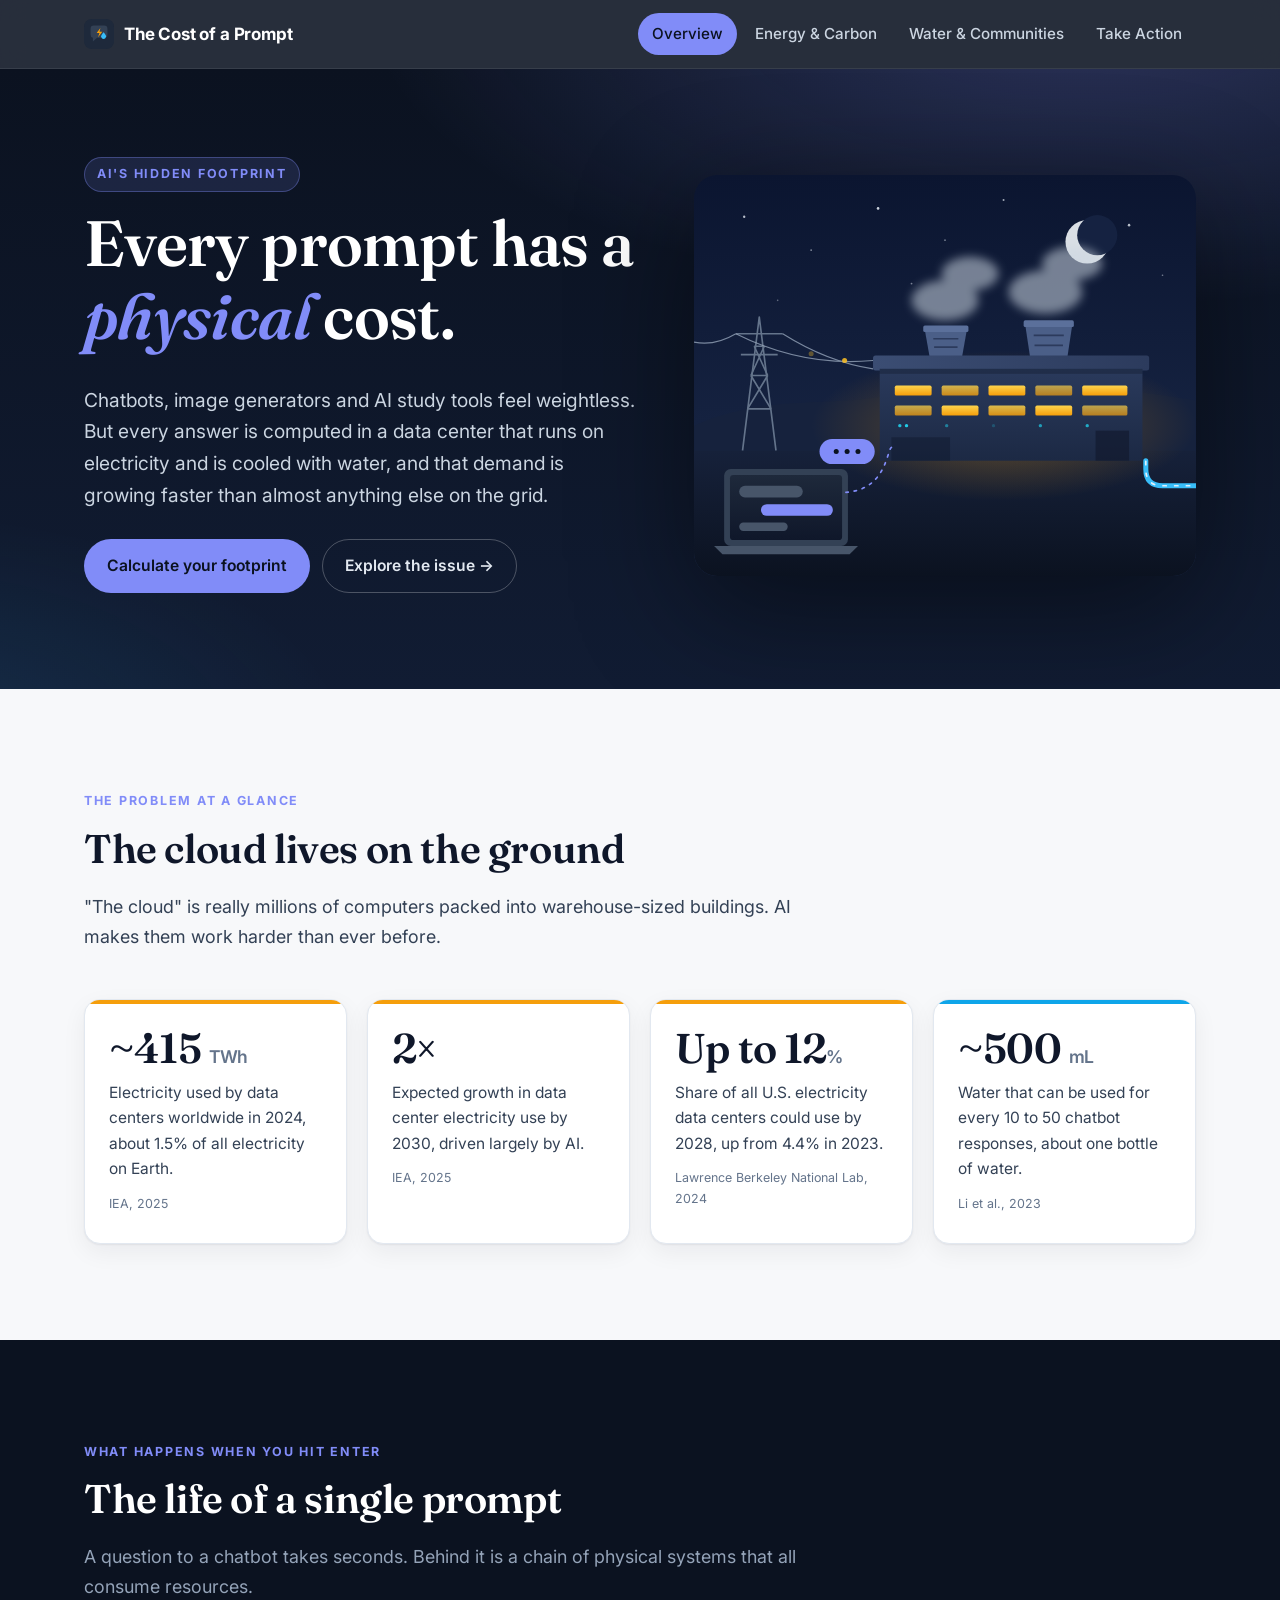
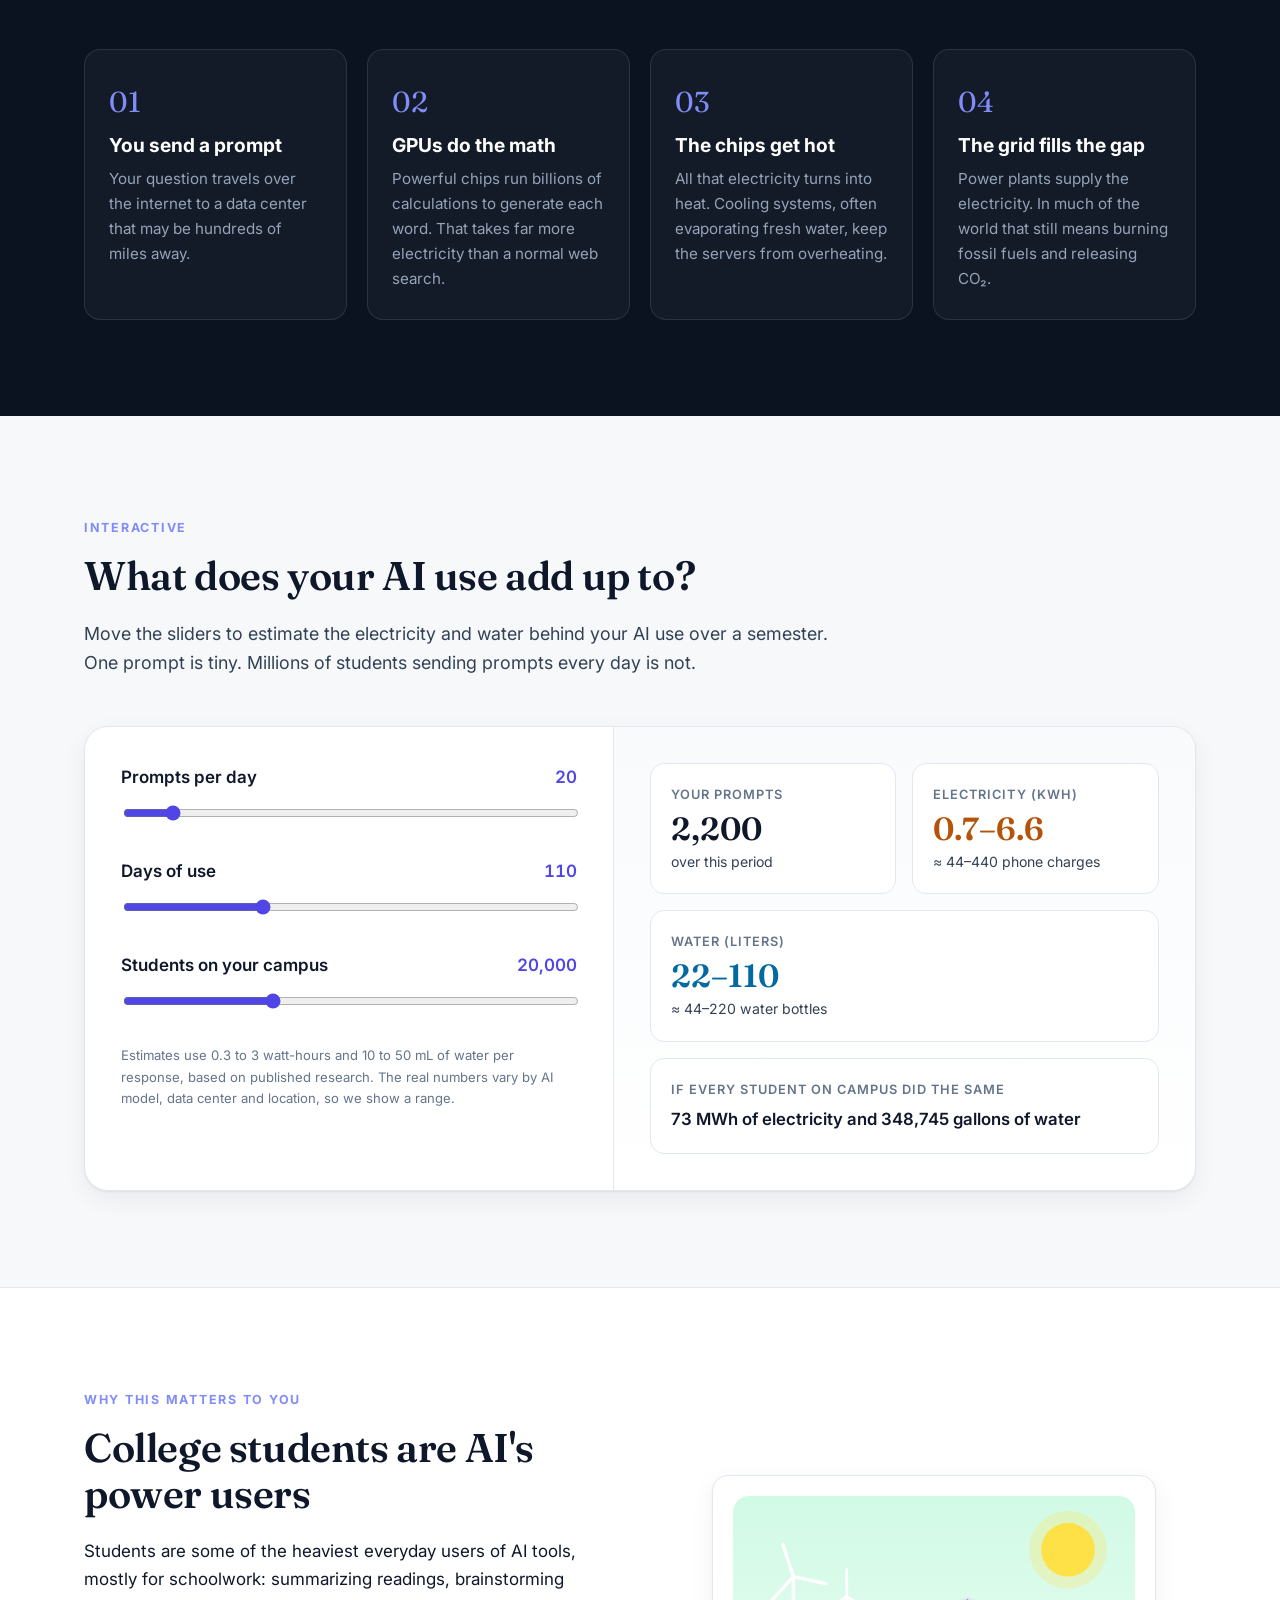
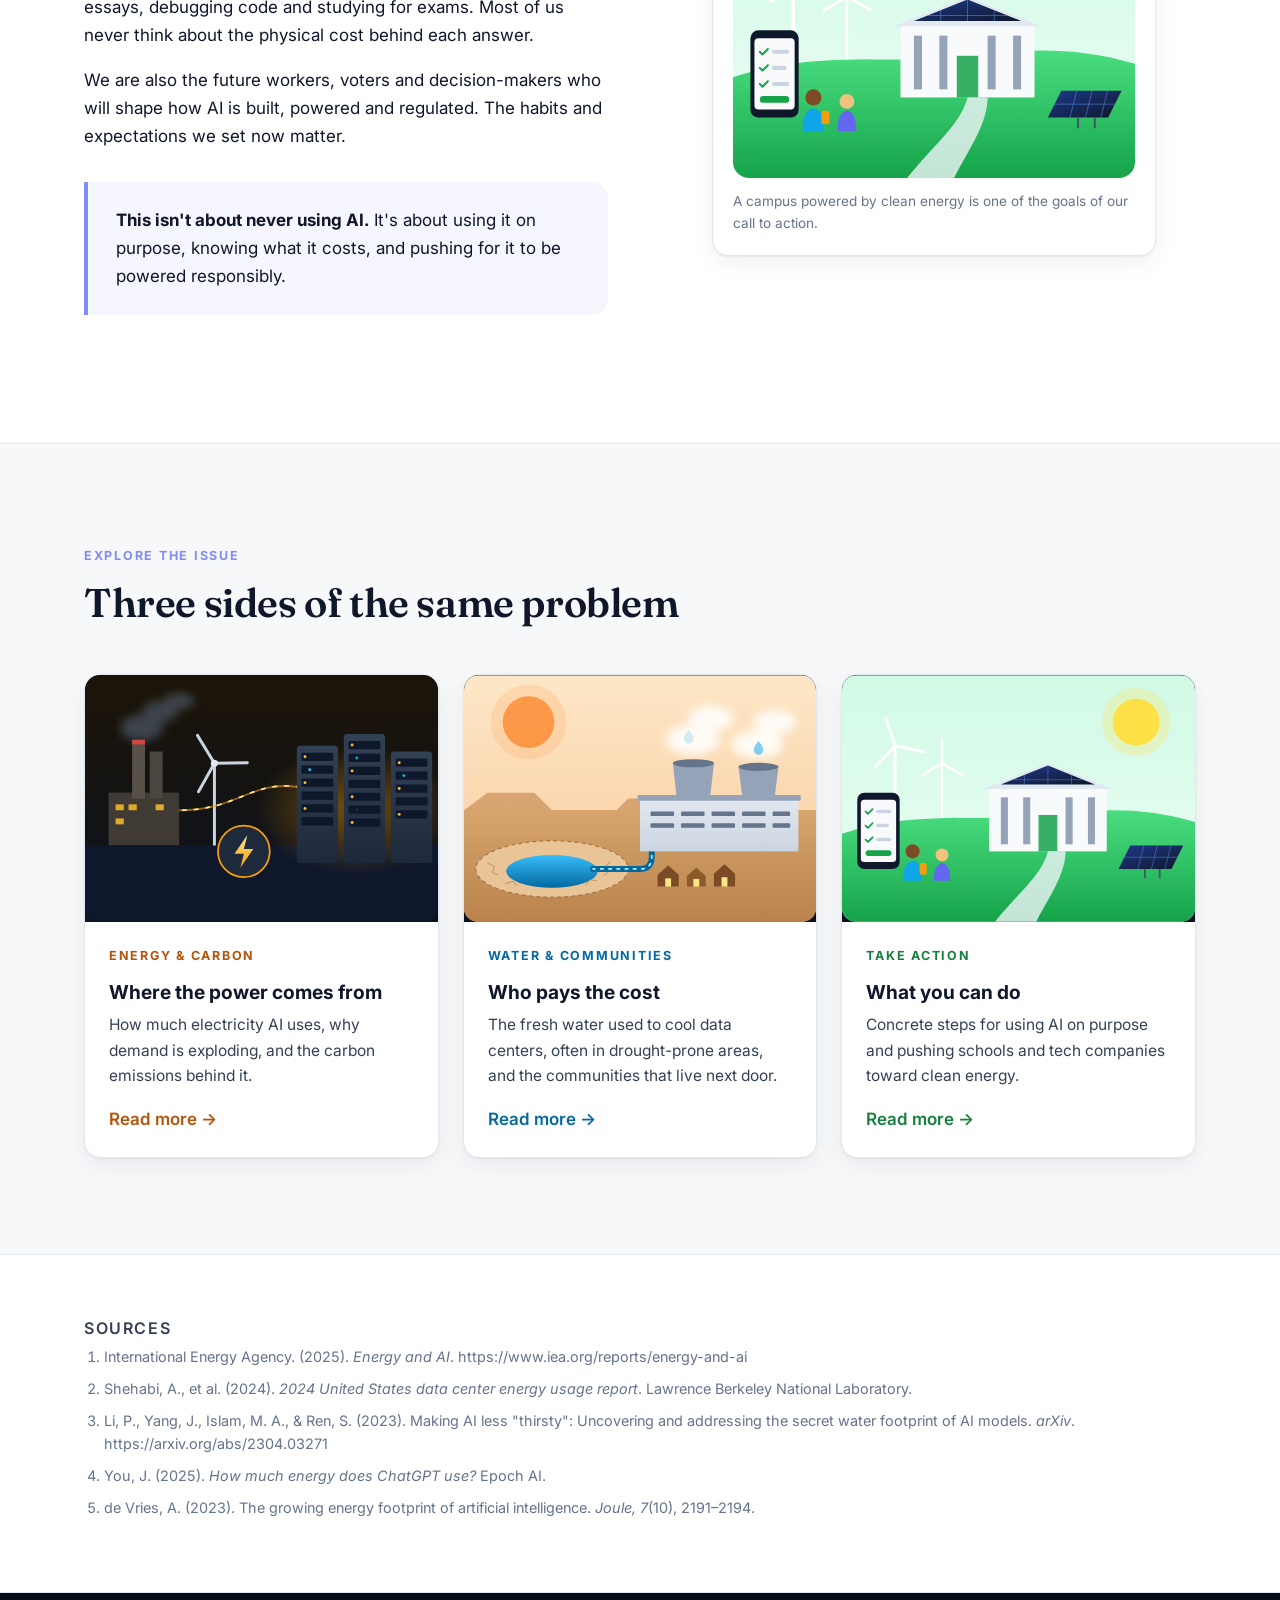
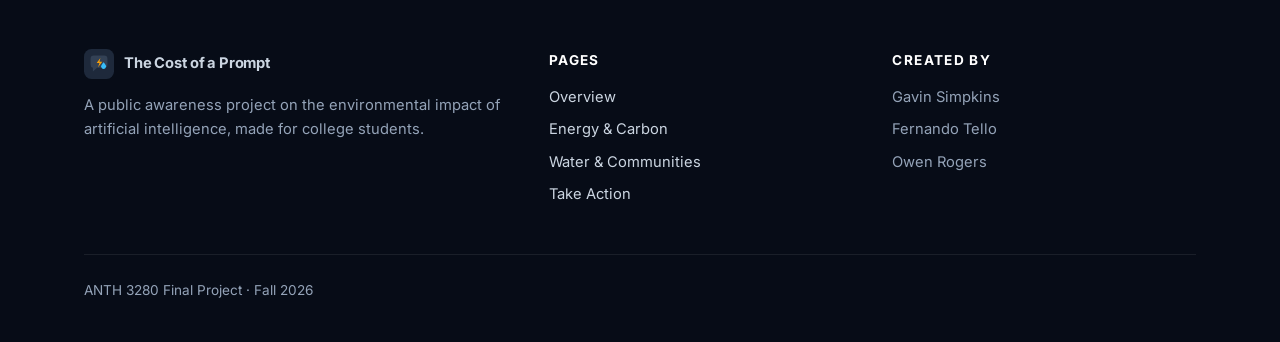
<file: index.html>
<!doctype html>
<html lang="en">
<head>
  <meta charset="utf-8">
  <meta name="viewport" content="width=device-width, initial-scale=1">
  <title>The Cost of a Prompt | AI's Hidden Environmental Footprint</title>
  <meta name="description" content="Every AI prompt runs on electricity and water. Learn the hidden environmental cost of everyday AI use and what college students can do about it.">
  <link rel="icon" href="images/logo.svg" type="image/svg+xml">
  <link rel="preconnect" href="https://fonts.googleapis.com">
  <link rel="preconnect" href="https://fonts.gstatic.com" crossorigin>
  <link href="https://fonts.googleapis.com/css2?family=Fraunces:ital,opsz,wght@0,9..144,500;0,9..144,600;1,9..144,500&family=Inter:wght@400;500;600;700&display=swap" rel="stylesheet">
  <link rel="stylesheet" href="css/styles.css">
</head>
<body class="theme-overview">
  <a class="skip-link" href="#main">Skip to content</a>

  <header class="site-header">
    <nav class="container nav" aria-label="Main">
      <a class="brand" href="index.html"><img class="brand-mark" src="images/logo.svg" alt=""> The Cost of a Prompt</a>
      <button class="nav-toggle" aria-label="Open menu" aria-expanded="false" aria-controls="nav-links"><span></span><span></span><span></span></button>
      <ul class="nav-links" id="nav-links">
        <li><a href="index.html" aria-current="page">Overview</a></li>
        <li><a href="energy.html">Energy &amp; Carbon</a></li>
        <li><a href="water.html">Water &amp; Communities</a></li>
        <li><a href="action.html">Take Action</a></li>
      </ul>
    </nav>
  </header>

  <main id="main">
    <!-- Hero -->
    <section class="hero">
      <div class="container hero-grid">
        <div>
          <span class="eyebrow">AI's hidden footprint</span>
          <h1>Every prompt has a <em>physical</em> cost.</h1>
          <p class="lede">Chatbots, image generators and AI study tools feel weightless. But every answer is computed in a data center that runs on electricity and is cooled with water, and that demand is growing faster than almost anything else on the grid.</p>
          <div class="btn-row">
            <a class="btn btn-primary" href="#calculator">Calculate your footprint</a>
            <a class="btn btn-ghost" href="#explore">Explore the issue &rarr;</a>
          </div>
        </div>
        <img class="hero-art" src="images/hero-datacenter.svg" alt="Illustration of a laptop sending a prompt to a large data center that draws power from transmission lines and releases vapor from cooling towers">
      </div>
    </section>

    <!-- Key numbers -->
    <section class="section">
      <div class="container">
        <div class="section-head reveal">
          <span class="eyebrow">The problem at a glance</span>
          <h2>The cloud lives on the ground</h2>
          <p>"The cloud" is really millions of computers packed into warehouse-sized buildings. AI makes them work harder than ever before.</p>
        </div>
        <div class="stats reveal">
          <div class="stat stat-energy">
            <div class="stat-num">~415 <small>TWh</small></div>
            <p>Electricity used by data centers worldwide in 2024, about 1.5% of all electricity on Earth.</p>
            <span class="src">IEA, 2025</span>
          </div>
          <div class="stat stat-energy">
            <div class="stat-num">2&times;</div>
            <p>Expected growth in data center electricity use by 2030, driven largely by AI.</p>
            <span class="src">IEA, 2025</span>
          </div>
          <div class="stat stat-energy">
            <div class="stat-num">Up to 12<small>%</small></div>
            <p>Share of all U.S. electricity data centers could use by 2028, up from 4.4% in 2023.</p>
            <span class="src">Lawrence Berkeley National Lab, 2024</span>
          </div>
          <div class="stat stat-water">
            <div class="stat-num">~500 <small>mL</small></div>
            <p>Water that can be used for every 10 to 50 chatbot responses, about one bottle of water.</p>
            <span class="src">Li et al., 2023</span>
          </div>
        </div>
      </div>
    </section>

    <!-- How a prompt uses resources -->
    <section class="section section-dark">
      <div class="container">
        <div class="section-head reveal">
          <span class="eyebrow">What happens when you hit enter</span>
          <h2>The life of a single prompt</h2>
          <p>A question to a chatbot takes seconds. Behind it is a chain of physical systems that all consume resources.</p>
        </div>
        <div class="steps reveal">
          <div class="step">
            <h3>You send a prompt</h3>
            <p>Your question travels over the internet to a data center that may be hundreds of miles away.</p>
          </div>
          <div class="step">
            <h3>GPUs do the math</h3>
            <p>Powerful chips run billions of calculations to generate each word. That takes far more electricity than a normal web search.</p>
          </div>
          <div class="step">
            <h3>The chips get hot</h3>
            <p>All that electricity turns into heat. Cooling systems, often evaporating fresh water, keep the servers from overheating.</p>
          </div>
          <div class="step">
            <h3>The grid fills the gap</h3>
            <p>Power plants supply the electricity. In much of the world that still means burning fossil fuels and releasing CO&#8322;.</p>
          </div>
        </div>
      </div>
    </section>

    <!-- Calculator -->
    <section class="section" id="calculator">
      <div class="container">
        <div class="section-head reveal">
          <span class="eyebrow">Interactive</span>
          <h2>What does your AI use add up to?</h2>
          <p>Move the sliders to estimate the electricity and water behind your AI use over a semester. One prompt is tiny. Millions of students sending prompts every day is not.</p>
        </div>

        <div class="calc reveal" id="calc">
          <div class="calc-inputs">
            <div class="calc-field">
              <label for="prompts">Prompts per day <output id="prompts-out">20</output></label>
              <input type="range" id="prompts" min="1" max="200" value="20">
            </div>
            <div class="calc-field">
              <label for="days">Days of use <output id="days-out">110</output></label>
              <input type="range" id="days" min="1" max="365" value="110">
            </div>
            <div class="calc-field">
              <label for="students">Students on your campus <output id="students-out">20,000</output></label>
              <input type="range" id="students" min="1000" max="60000" step="1000" value="20000">
            </div>
            <p class="calc-note">Estimates use 0.3 to 3 watt-hours and 10 to 50 mL of water per response, based on published research. The real numbers vary by AI model, data center and location, so we show a range.</p>
          </div>
          <div class="calc-results" aria-live="polite">
            <div class="result">
              <div class="r-label">Your prompts</div>
              <div class="r-num" id="r-prompts">0</div>
              <div class="r-sub">over this period</div>
            </div>
            <div class="result energy">
              <div class="r-label">Electricity (kWh)</div>
              <div class="r-num" id="r-energy">0</div>
              <div class="r-sub" id="r-phones"></div>
            </div>
            <div class="result water wide">
              <div class="r-label">Water (liters)</div>
              <div class="r-num" id="r-water">0</div>
              <div class="r-sub" id="r-bottles"></div>
            </div>
            <div class="result wide">
              <div class="r-label">If every student on campus did the same</div>
              <div class="r-sub" id="r-campus" style="font-size:1.05rem;color:var(--ink);font-weight:600;margin-top:6px"></div>
            </div>
          </div>
        </div>
      </div>
    </section>

    <!-- Why students -->
    <section class="section section-alt">
      <div class="container split">
        <div class="reveal">
          <span class="eyebrow">Why this matters to you</span>
          <h2>College students are AI's power users</h2>
          <p>Students are some of the heaviest everyday users of AI tools, mostly for schoolwork: summarizing readings, brainstorming essays, debugging code and studying for exams. Most of us never think about the physical cost behind each answer.</p>
          <p>We are also the future workers, voters and decision-makers who will shape how AI is built, powered and regulated. The habits and expectations we set now matter.</p>
          <div class="callout">
            <p><strong>This isn't about never using AI.</strong> It's about using it on purpose, knowing what it costs, and pushing for it to be powered responsibly.</p>
          </div>
        </div>
        <figure class="figure reveal">
          <img src="images/action-campus.svg" alt="Illustration of a college campus powered by solar panels and wind turbines, with students and a phone showing a checklist">
          <figcaption>A campus powered by clean energy is one of the goals of our call to action.</figcaption>
        </figure>
      </div>
    </section>

    <!-- Explore -->
    <section class="section" id="explore">
      <div class="container">
        <div class="section-head reveal">
          <span class="eyebrow">Explore the issue</span>
          <h2>Three sides of the same problem</h2>
        </div>
        <div class="cards reveal">
          <a class="card card-energy" href="energy.html">
            <div class="card-img"><img src="images/energy-grid.svg" alt=""></div>
            <div class="card-body">
              <span class="eyebrow" style="color:var(--energy-deep)">Energy &amp; Carbon</span>
              <h3>Where the power comes from</h3>
              <p>How much electricity AI uses, why demand is exploding, and the carbon emissions behind it.</p>
              <span class="card-link">Read more &rarr;</span>
            </div>
          </a>
          <a class="card card-water" href="water.html">
            <div class="card-img"><img src="images/water-cooling.svg" alt=""></div>
            <div class="card-body">
              <span class="eyebrow" style="color:var(--water-deep)">Water &amp; Communities</span>
              <h3>Who pays the cost</h3>
              <p>The fresh water used to cool data centers, often in drought-prone areas, and the communities that live next door.</p>
              <span class="card-link">Read more &rarr;</span>
            </div>
          </a>
          <a class="card card-action" href="action.html">
            <div class="card-img"><img src="images/action-campus.svg" alt=""></div>
            <div class="card-body">
              <span class="eyebrow" style="color:var(--action-deep)">Take Action</span>
              <h3>What you can do</h3>
              <p>Concrete steps for using AI on purpose and pushing schools and tech companies toward clean energy.</p>
              <span class="card-link">Read more &rarr;</span>
            </div>
          </a>
        </div>
      </div>
    </section>

    <!-- Sources -->
    <section class="section-tight section-alt">
      <div class="container sources">
        <h2>Sources</h2>
        <ol>
          <li>International Energy Agency. (2025). <em>Energy and AI</em>. https://www.iea.org/reports/energy-and-ai</li>
          <li>Shehabi, A., et al. (2024). <em>2024 United States data center energy usage report</em>. Lawrence Berkeley National Laboratory.</li>
          <li>Li, P., Yang, J., Islam, M. A., &amp; Ren, S. (2023). Making AI less "thirsty": Uncovering and addressing the secret water footprint of AI models. <em>arXiv</em>. https://arxiv.org/abs/2304.03271</li>
          <li>You, J. (2025). <em>How much energy does ChatGPT use?</em> Epoch AI.</li>
          <li>de Vries, A. (2023). The growing energy footprint of artificial intelligence. <em>Joule, 7</em>(10), 2191&ndash;2194.</li>
        </ol>
      </div>
    </section>
  </main>

  <footer class="site-footer">
    <div class="container">
      <div class="footer-grid">
        <div>
          <a class="brand" href="index.html"><img class="brand-mark" src="images/logo.svg" alt=""> The Cost of a Prompt</a>
          <p style="margin-top:14px;max-width:30em">A public awareness project on the environmental impact of artificial intelligence, made for college students.</p>
        </div>
        <div>
          <h4>Pages</h4>
          <ul>
            <li><a href="index.html">Overview</a></li>
            <li><a href="energy.html">Energy &amp; Carbon</a></li>
            <li><a href="water.html">Water &amp; Communities</a></li>
            <li><a href="action.html">Take Action</a></li>
          </ul>
        </div>
        <div>
          <h4>Created by</h4>
          <ul>
            <li>Gavin Simpkins</li>
            <li>Fernando Tello</li>
            <li>Owen Rogers</li>
          </ul>
        </div>
      </div>
      <div class="footer-bottom">ANTH 3280 Final Project &middot; Fall <span data-year>2026</span></div>
    </div>
  </footer>

  <script src="js/main.js"></script>
</body>
</html>
</file>
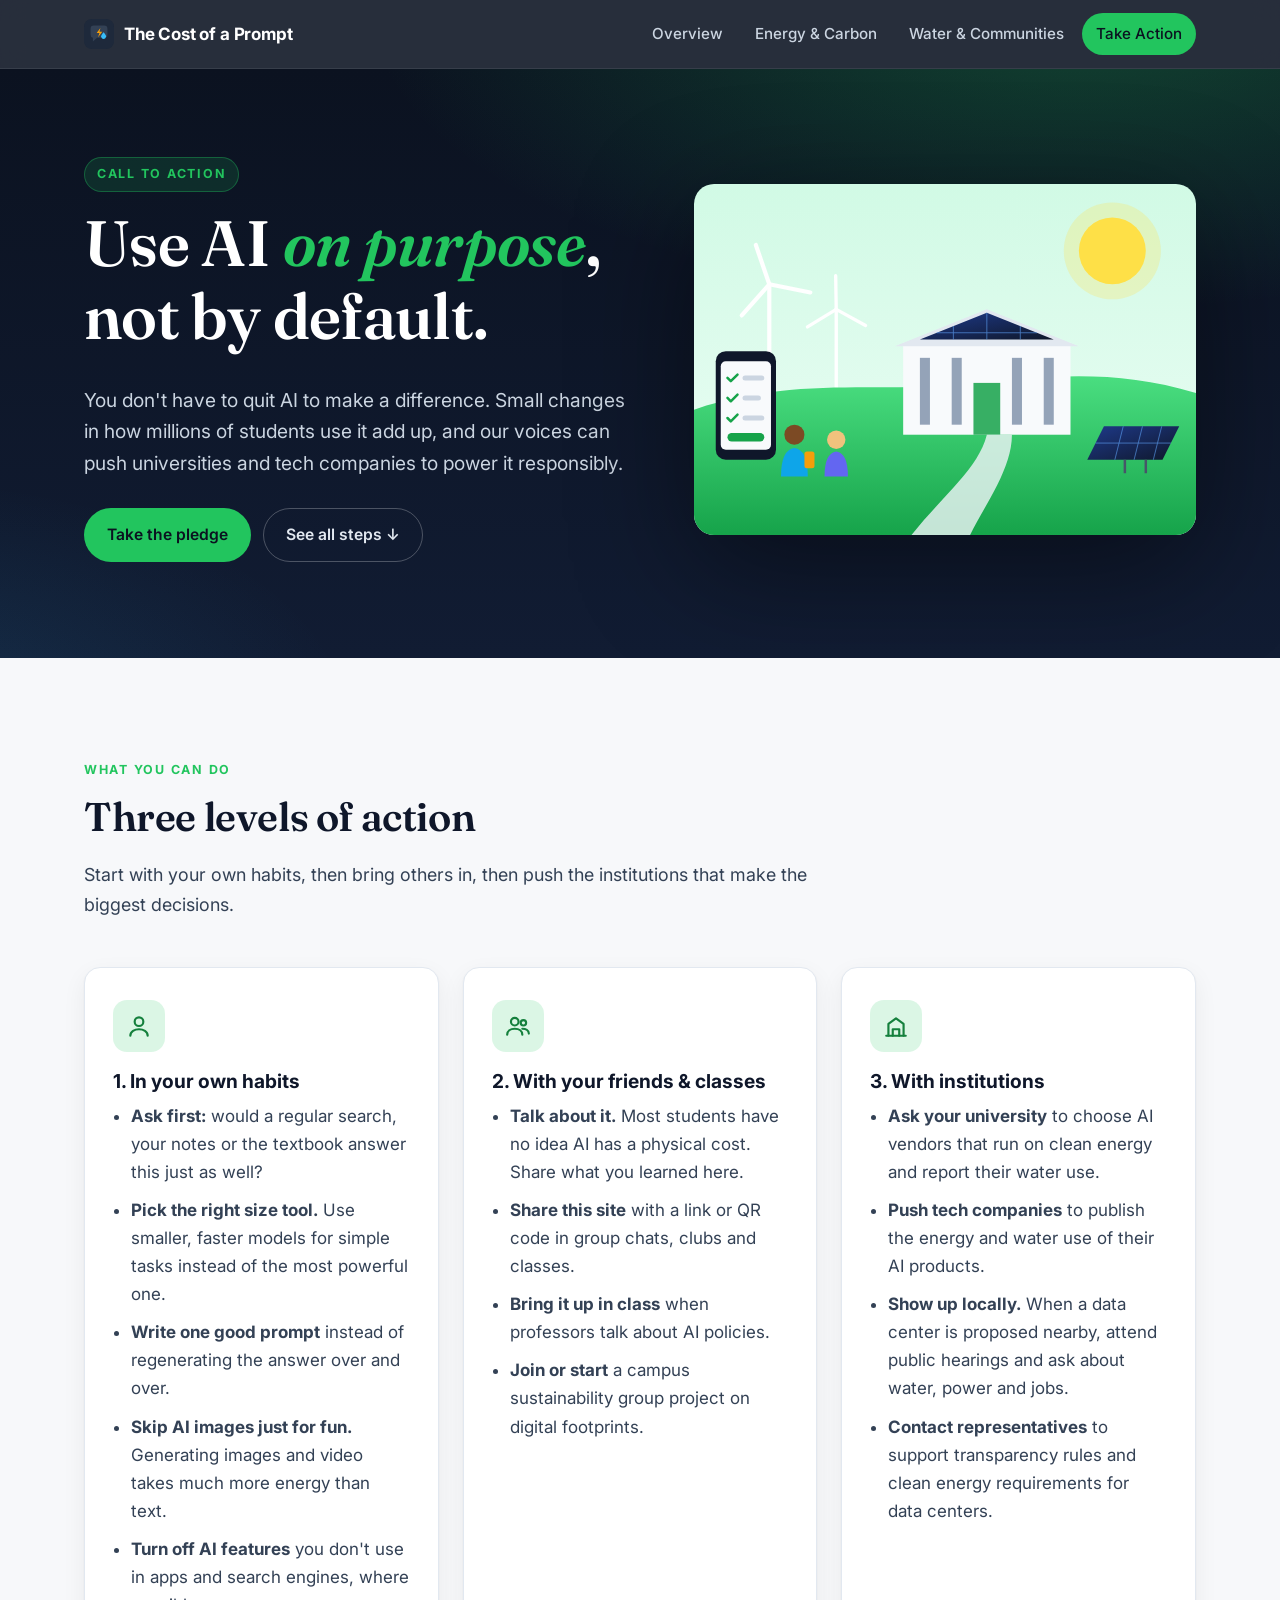
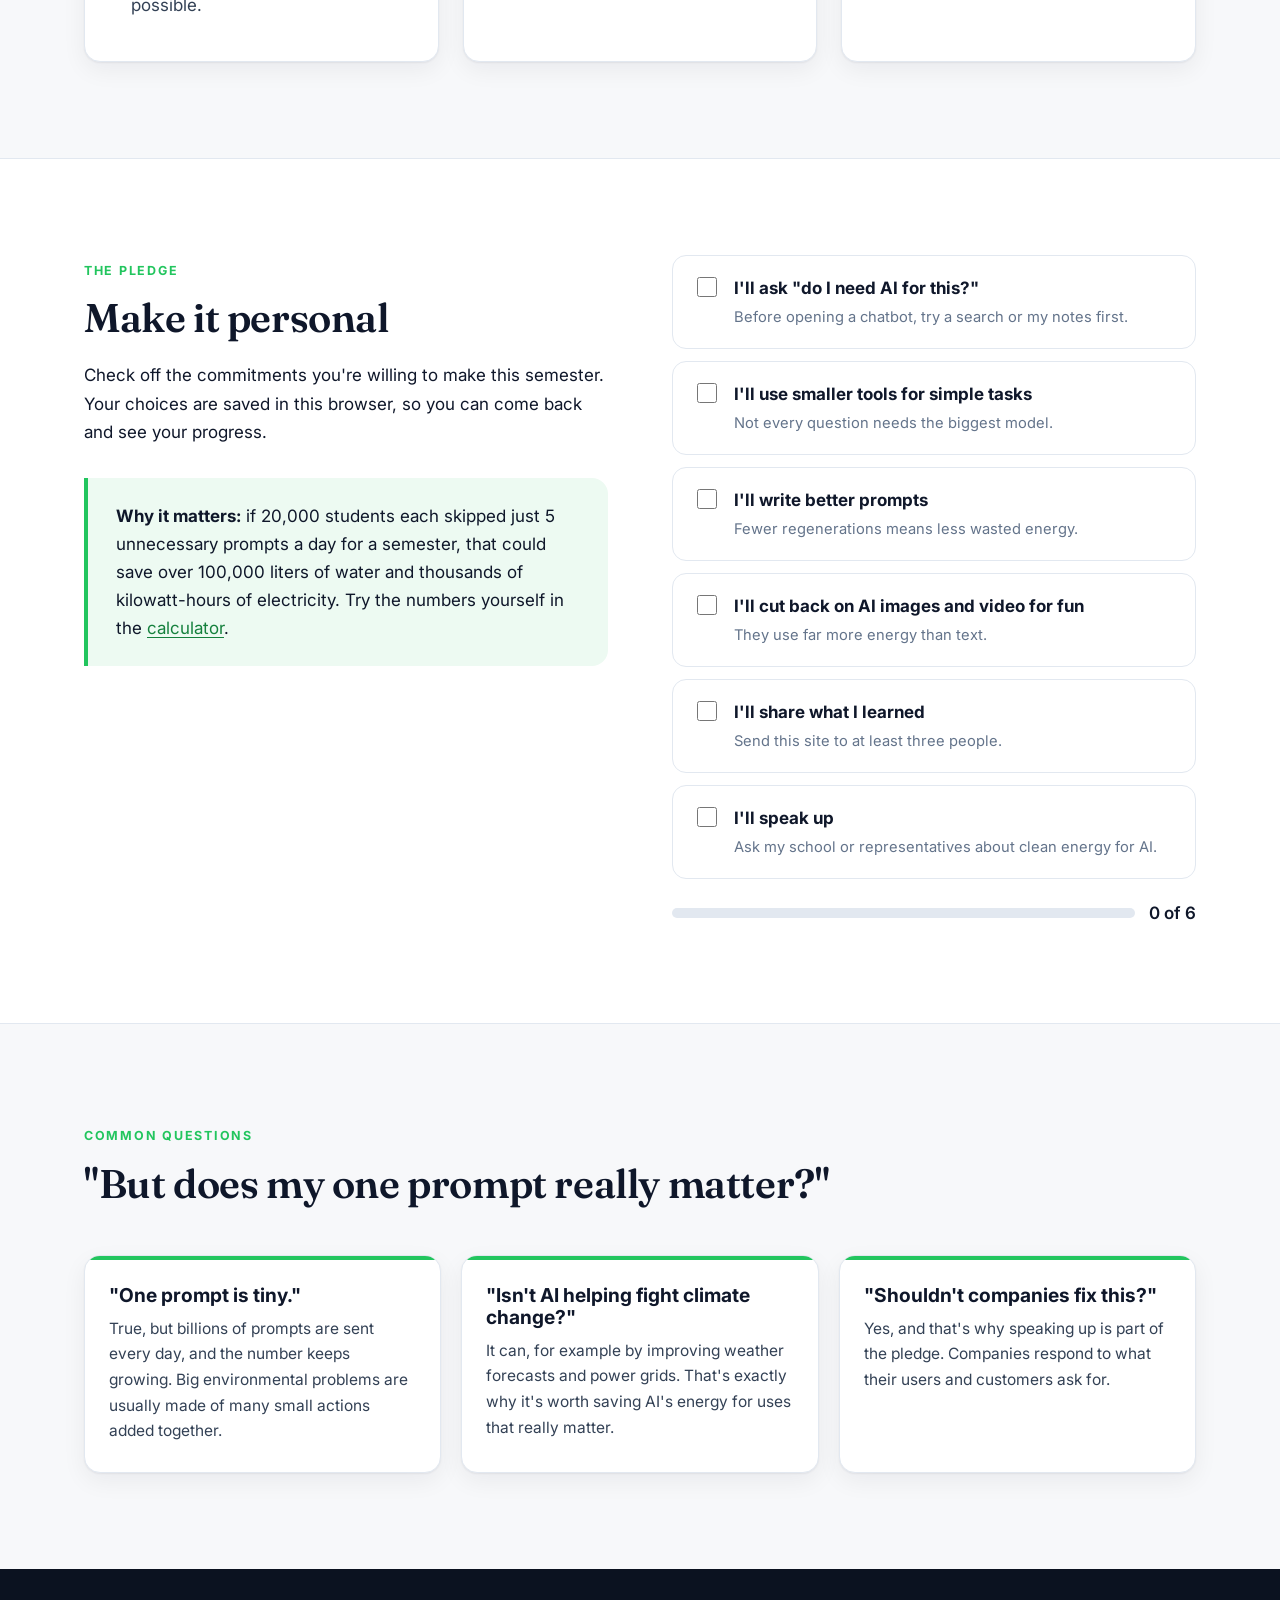
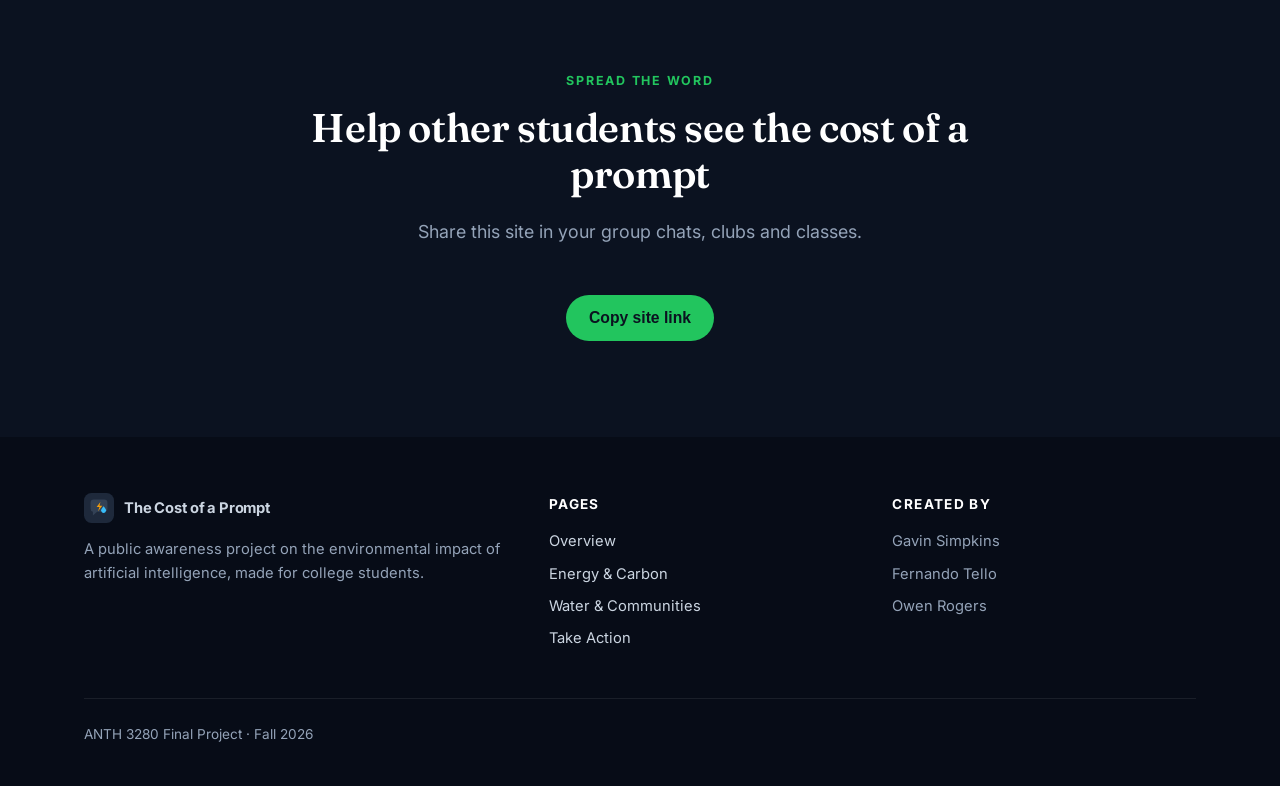
<file: action.html>
<!doctype html>
<html lang="en">
<head>
  <meta charset="utf-8">
  <meta name="viewport" content="width=device-width, initial-scale=1">
  <title>Take Action | The Cost of a Prompt</title>
  <meta name="description" content="Concrete steps college students can take to reduce AI's environmental footprint and push for clean energy.">
  <link rel="icon" href="images/logo.svg" type="image/svg+xml">
  <link rel="preconnect" href="https://fonts.googleapis.com">
  <link rel="preconnect" href="https://fonts.gstatic.com" crossorigin>
  <link href="https://fonts.googleapis.com/css2?family=Fraunces:ital,opsz,wght@0,9..144,500;0,9..144,600;1,9..144,500&family=Inter:wght@400;500;600;700&display=swap" rel="stylesheet">
  <link rel="stylesheet" href="css/styles.css">
</head>
<body class="theme-action">
  <a class="skip-link" href="#main">Skip to content</a>

  <header class="site-header">
    <nav class="container nav" aria-label="Main">
      <a class="brand" href="index.html"><img class="brand-mark" src="images/logo.svg" alt=""> The Cost of a Prompt</a>
      <button class="nav-toggle" aria-label="Open menu" aria-expanded="false" aria-controls="nav-links"><span></span><span></span><span></span></button>
      <ul class="nav-links" id="nav-links">
        <li><a href="index.html">Overview</a></li>
        <li><a href="energy.html">Energy &amp; Carbon</a></li>
        <li><a href="water.html">Water &amp; Communities</a></li>
        <li><a href="action.html" aria-current="page">Take Action</a></li>
      </ul>
    </nav>
  </header>

  <main id="main">
    <section class="hero">
      <div class="container hero-grid">
        <div>
          <span class="eyebrow">Call to action</span>
          <h1>Use AI <em>on purpose</em>, not by default.</h1>
          <p class="lede">You don't have to quit AI to make a difference. Small changes in how millions of students use it add up, and our voices can push universities and tech companies to power it responsibly.</p>
          <div class="btn-row">
            <a class="btn btn-primary" href="#pledge-section">Take the pledge</a>
            <a class="btn btn-ghost" href="#tiers">See all steps &darr;</a>
          </div>
        </div>
        <img class="hero-art" src="images/action-campus.svg" alt="Illustration of a college campus powered by solar panels and wind turbines, with students and a phone showing a checklist">
      </div>
    </section>

    <!-- Three tiers -->
    <section class="section" id="tiers">
      <div class="container">
        <div class="section-head reveal">
          <span class="eyebrow">What you can do</span>
          <h2>Three levels of action</h2>
          <p>Start with your own habits, then bring others in, then push the institutions that make the biggest decisions.</p>
        </div>
        <div class="tiers reveal">
          <div class="tier">
            <div class="tier-icon">
              <svg viewBox="0 0 24 24" fill="none" stroke="currentColor" stroke-width="2" stroke-linecap="round" stroke-linejoin="round"><circle cx="12" cy="8" r="4"/><path d="M4 21c0-4 4-6 8-6s8 2 8 6"/></svg>
            </div>
            <h3>1. In your own habits</h3>
            <ul>
              <li><strong>Ask first:</strong> would a regular search, your notes or the textbook answer this just as well?</li>
              <li><strong>Pick the right size tool.</strong> Use smaller, faster models for simple tasks instead of the most powerful one.</li>
              <li><strong>Write one good prompt</strong> instead of regenerating the answer over and over.</li>
              <li><strong>Skip AI images just for fun.</strong> Generating images and video takes much more energy than text.</li>
              <li><strong>Turn off AI features</strong> you don't use in apps and search engines, where possible.</li>
            </ul>
          </div>
          <div class="tier">
            <div class="tier-icon">
              <svg viewBox="0 0 24 24" fill="none" stroke="currentColor" stroke-width="2" stroke-linecap="round" stroke-linejoin="round"><circle cx="9" cy="8" r="3.5"/><circle cx="17" cy="9" r="2.5"/><path d="M2 20c0-3.5 3-5.5 7-5.5s7 2 7 5.5"/><path d="M16 14.5c3 0 6 1.5 6 4.5"/></svg>
            </div>
            <h3>2. With your friends &amp; classes</h3>
            <ul>
              <li><strong>Talk about it.</strong> Most students have no idea AI has a physical cost. Share what you learned here.</li>
              <li><strong>Share this site</strong> with a link or QR code in group chats, clubs and classes.</li>
              <li><strong>Bring it up in class</strong> when professors talk about AI policies.</li>
              <li><strong>Join or start</strong> a campus sustainability group project on digital footprints.</li>
            </ul>
          </div>
          <div class="tier">
            <div class="tier-icon">
              <svg viewBox="0 0 24 24" fill="none" stroke="currentColor" stroke-width="2" stroke-linecap="round" stroke-linejoin="round"><path d="M3 21h18"/><path d="M5 21V10l7-5 7 5v11"/><path d="M9 21v-6h6v6"/></svg>
            </div>
            <h3>3. With institutions</h3>
            <ul>
              <li><strong>Ask your university</strong> to choose AI vendors that run on clean energy and report their water use.</li>
              <li><strong>Push tech companies</strong> to publish the energy and water use of their AI products.</li>
              <li><strong>Show up locally.</strong> When a data center is proposed nearby, attend public hearings and ask about water, power and jobs.</li>
              <li><strong>Contact representatives</strong> to support transparency rules and clean energy requirements for data centers.</li>
            </ul>
          </div>
        </div>
      </div>
    </section>

    <!-- Pledge -->
    <section class="section section-alt" id="pledge-section">
      <div class="container split" style="align-items:start">
        <div class="reveal">
          <span class="eyebrow">The pledge</span>
          <h2>Make it personal</h2>
          <p>Check off the commitments you're willing to make this semester. Your choices are saved in this browser, so you can come back and see your progress.</p>
          <div class="callout">
            <p><strong>Why it matters:</strong> if 20,000 students each skipped just 5 unnecessary prompts a day for a semester, that could save over 100,000 liters of water and thousands of kilowatt-hours of electricity. Try the numbers yourself in the <a href="index.html#calculator">calculator</a>.</p>
          </div>
        </div>
        <div class="reveal">
          <div class="pledge" id="pledge">
            <label><input type="checkbox" value="ask-first"><span><strong>I'll ask "do I need AI for this?"</strong><em>Before opening a chatbot, try a search or my notes first.</em></span></label>
            <label><input type="checkbox" value="right-size"><span><strong>I'll use smaller tools for simple tasks</strong><em>Not every question needs the biggest model.</em></span></label>
            <label><input type="checkbox" value="good-prompts"><span><strong>I'll write better prompts</strong><em>Fewer regenerations means less wasted energy.</em></span></label>
            <label><input type="checkbox" value="fewer-images"><span><strong>I'll cut back on AI images and video for fun</strong><em>They use far more energy than text.</em></span></label>
            <label><input type="checkbox" value="share"><span><strong>I'll share what I learned</strong><em>Send this site to at least three people.</em></span></label>
            <label><input type="checkbox" value="speak-up"><span><strong>I'll speak up</strong><em>Ask my school or representatives about clean energy for AI.</em></span></label>
          </div>
          <div class="pledge-progress">
            <div class="progress-track"><div class="progress-fill" id="pledge-fill"></div></div>
            <span id="pledge-count">0 of 6</span>
          </div>
        </div>
      </div>
    </section>

    <!-- Myths -->
    <section class="section">
      <div class="container">
        <div class="section-head reveal">
          <span class="eyebrow">Common questions</span>
          <h2>"But does my one prompt really matter?"</h2>
        </div>
        <div class="stats three reveal">
          <div class="stat stat-action">
            <h3>"One prompt is tiny."</h3>
            <p>True, but billions of prompts are sent every day, and the number keeps growing. Big environmental problems are usually made of many small actions added together.</p>
          </div>
          <div class="stat stat-action">
            <h3>"Isn't AI helping fight climate change?"</h3>
            <p>It can, for example by improving weather forecasts and power grids. That's exactly why it's worth saving AI's energy for uses that really matter.</p>
          </div>
          <div class="stat stat-action">
            <h3>"Shouldn't companies fix this?"</h3>
            <p>Yes, and that's why speaking up is part of the pledge. Companies respond to what their users and customers ask for.</p>
          </div>
        </div>
      </div>
    </section>

    <!-- Share -->
    <section class="section section-dark">
      <div class="container center" style="text-align:center">
        <div class="section-head center reveal">
          <span class="eyebrow">Spread the word</span>
          <h2>Help other students see the cost of a prompt</h2>
          <p>Share this site in your group chats, clubs and classes.</p>
        </div>
        <button class="btn btn-primary" id="copy-link" type="button">Copy site link</button>
      </div>
    </section>
  </main>

  <footer class="site-footer">
    <div class="container">
      <div class="footer-grid">
        <div>
          <a class="brand" href="index.html"><img class="brand-mark" src="images/logo.svg" alt=""> The Cost of a Prompt</a>
          <p style="margin-top:14px;max-width:30em">A public awareness project on the environmental impact of artificial intelligence, made for college students.</p>
        </div>
        <div>
          <h4>Pages</h4>
          <ul>
            <li><a href="index.html">Overview</a></li>
            <li><a href="energy.html">Energy &amp; Carbon</a></li>
            <li><a href="water.html">Water &amp; Communities</a></li>
            <li><a href="action.html">Take Action</a></li>
          </ul>
        </div>
        <div>
          <h4>Created by</h4>
          <ul>
            <li>Gavin Simpkins</li>
            <li>Fernando Tello</li>
            <li>Owen Rogers</li>
          </ul>
        </div>
      </div>
      <div class="footer-bottom">ANTH 3280 Final Project &middot; Fall <span data-year>2026</span></div>
    </div>
  </footer>

  <script src="js/main.js"></script>
</body>
</html>
</file>
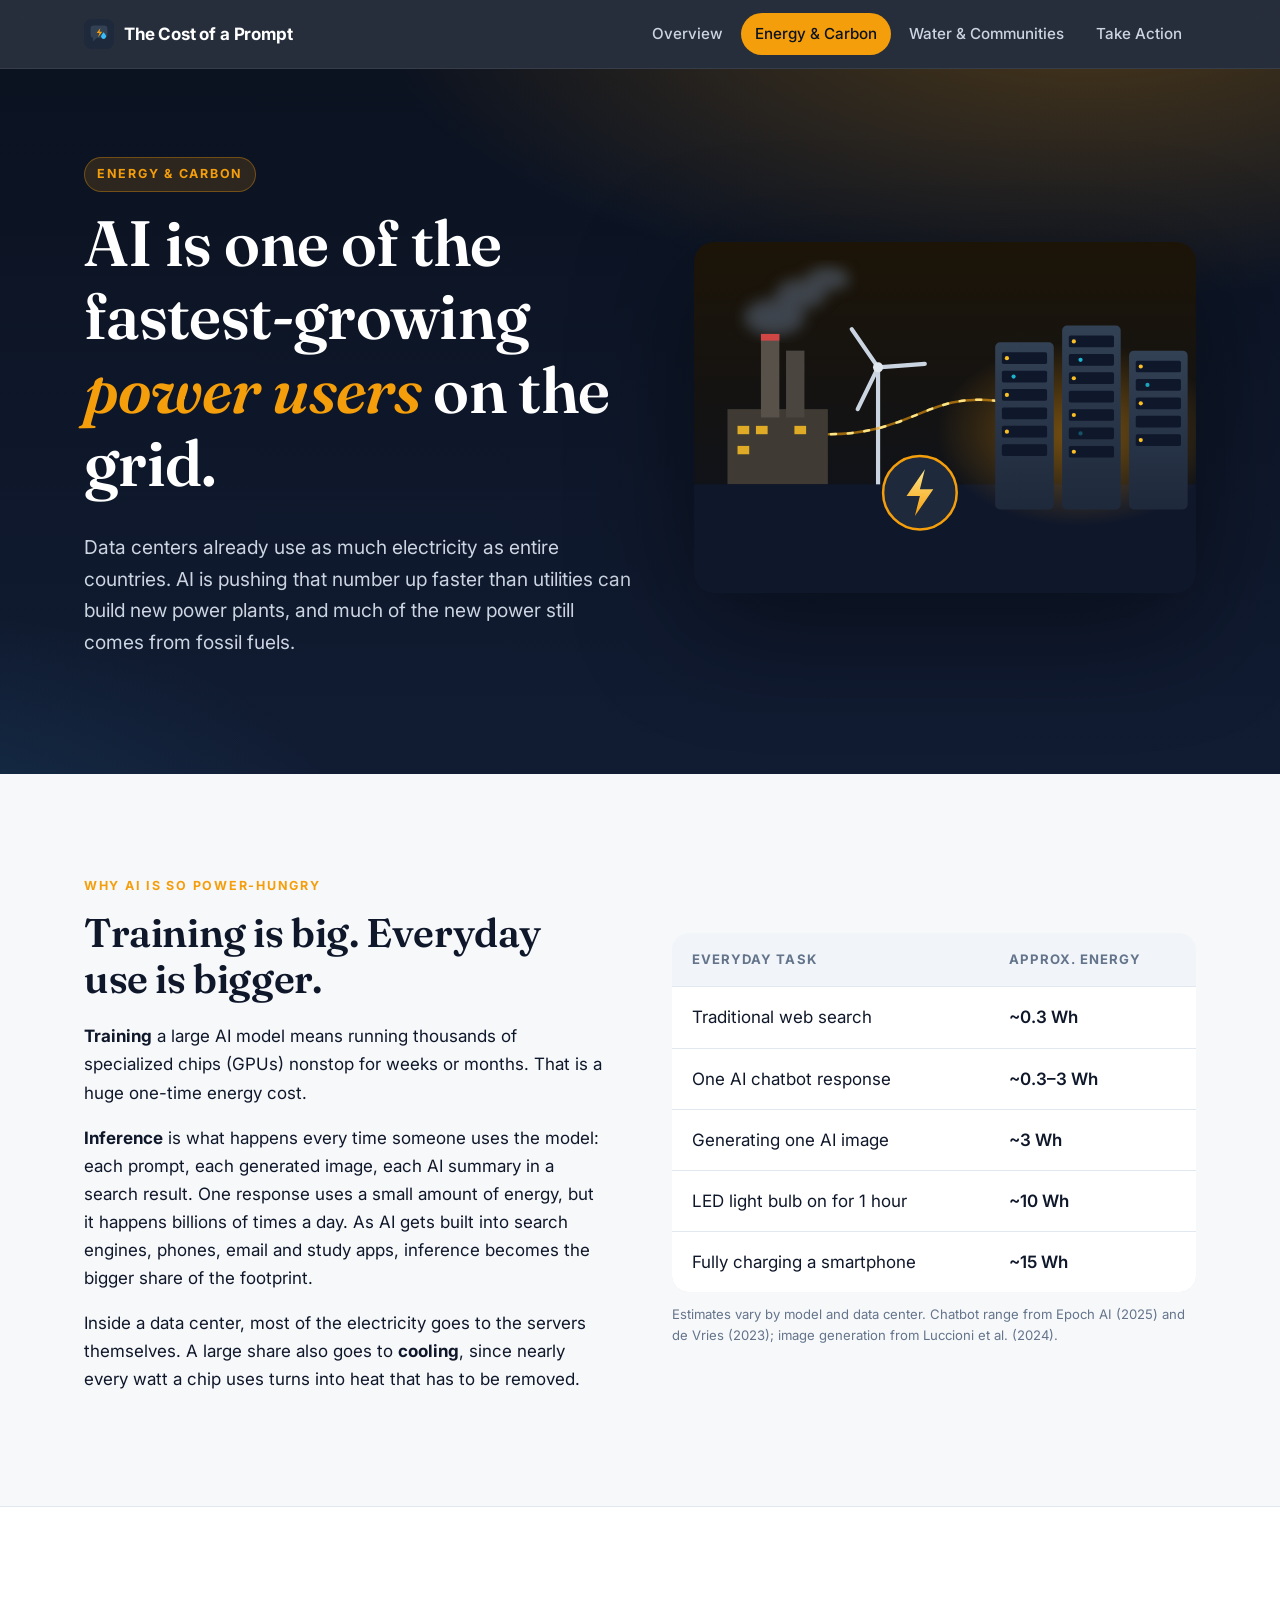
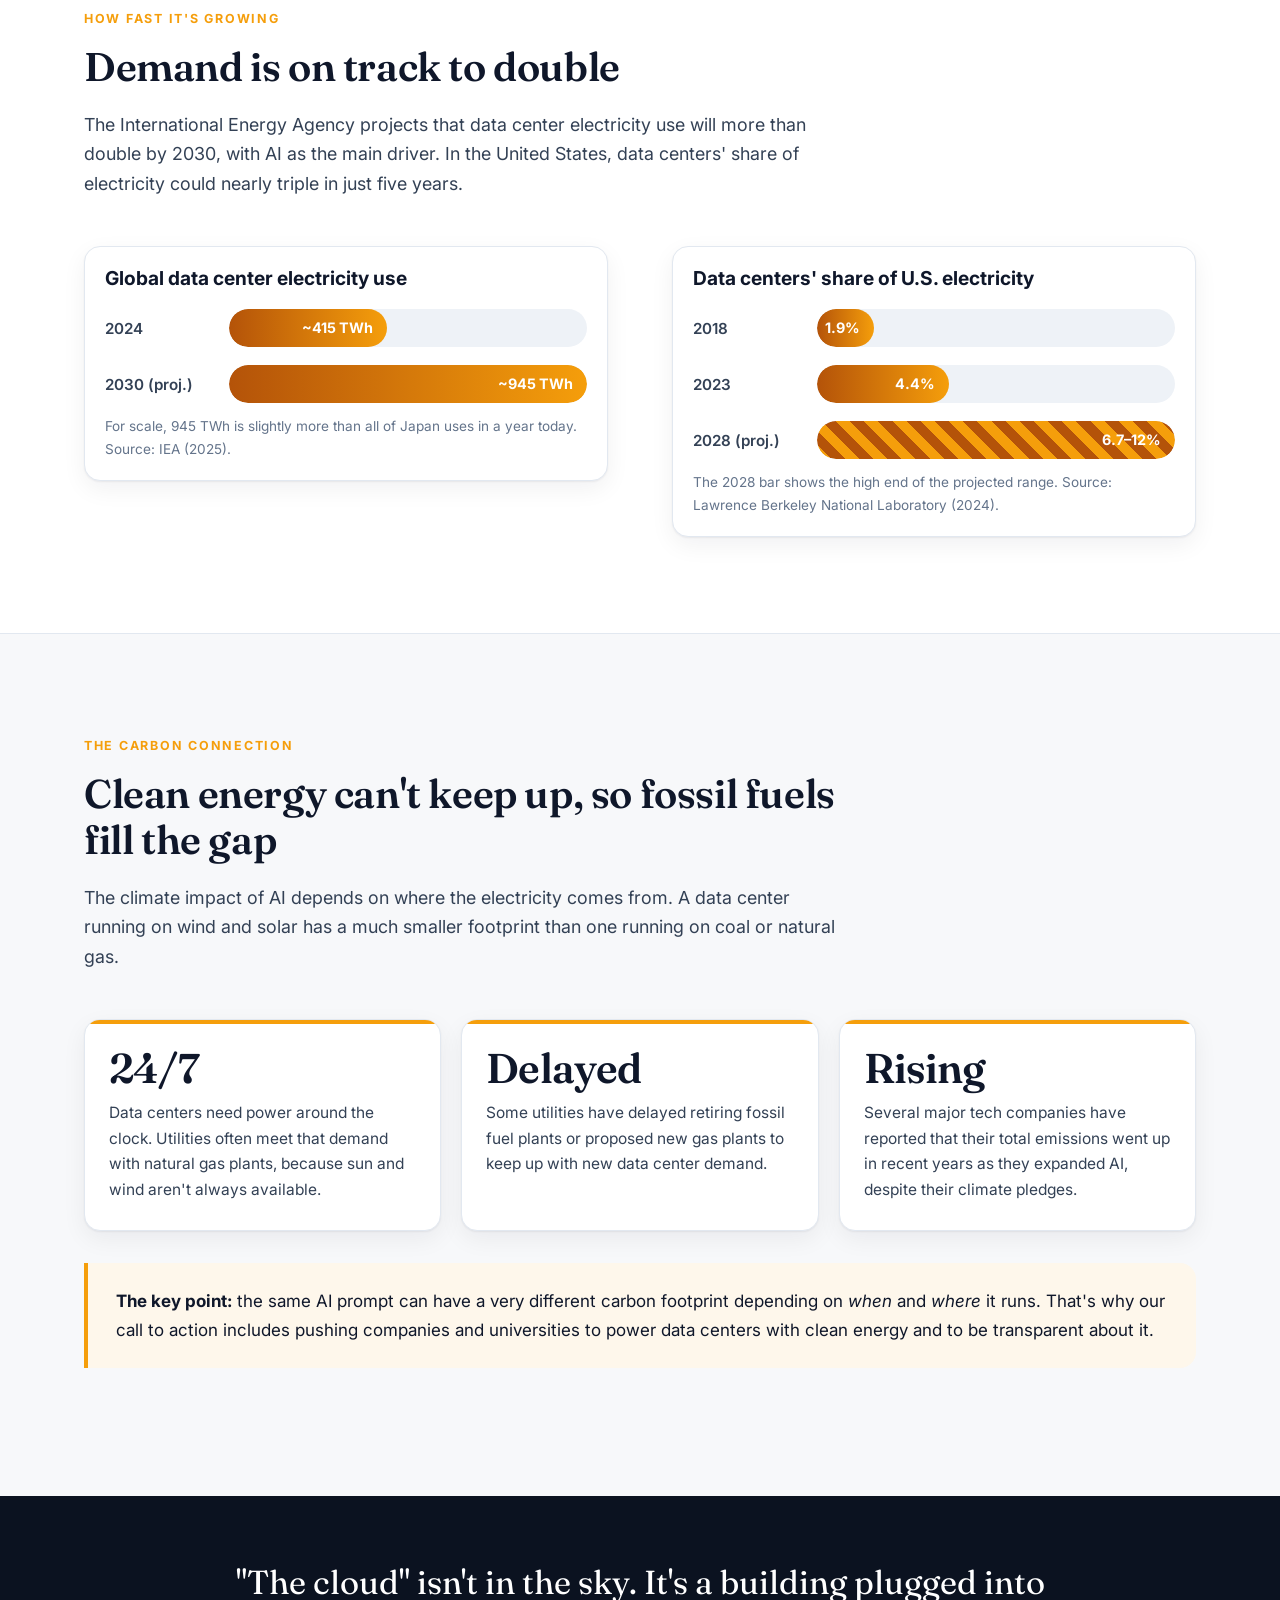
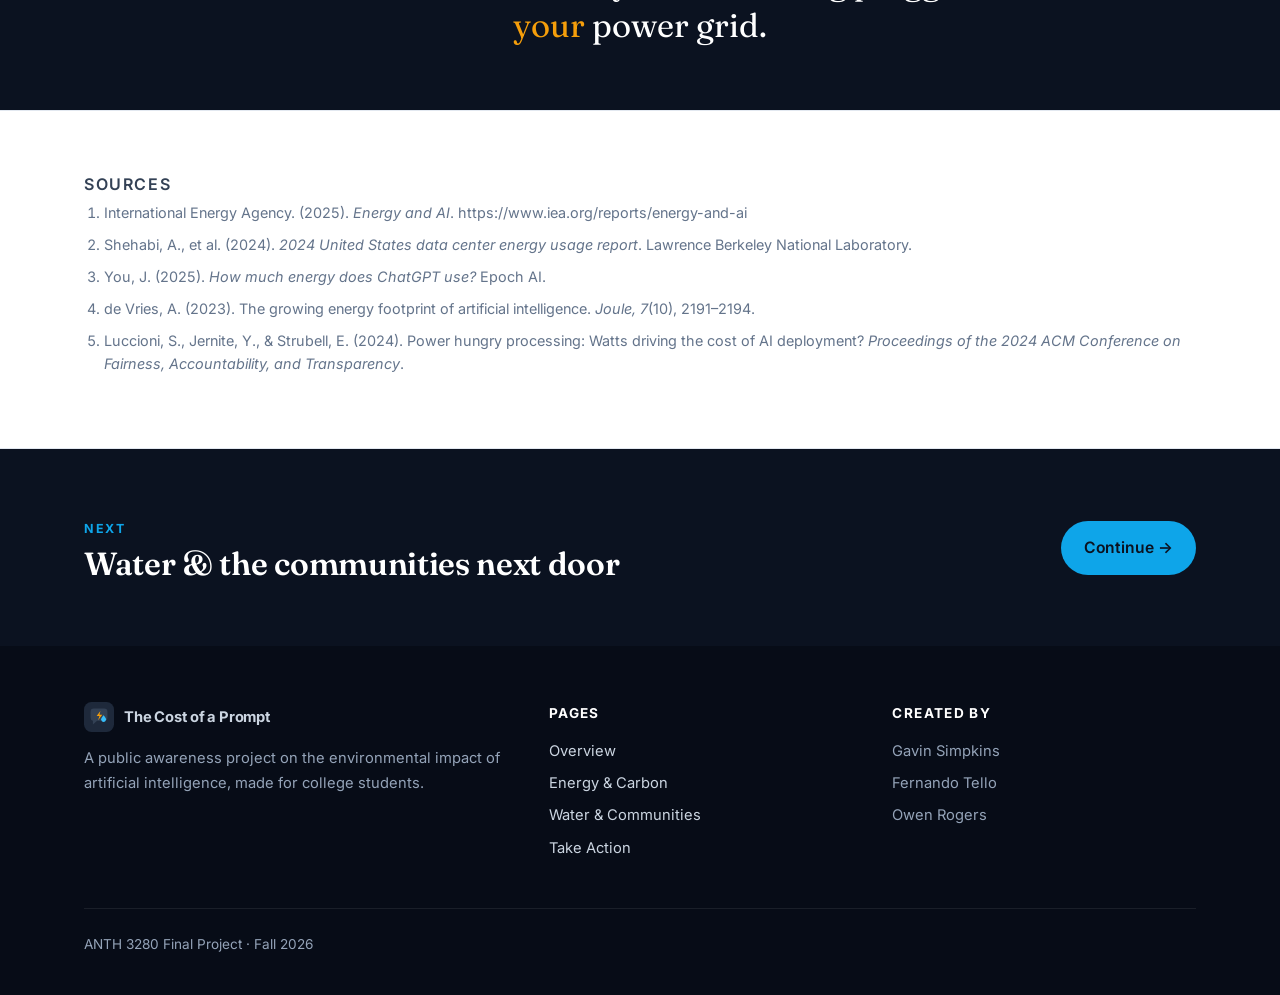
<file: energy.html>
<!doctype html>
<html lang="en">
<head>
  <meta charset="utf-8">
  <meta name="viewport" content="width=device-width, initial-scale=1">
  <title>Energy &amp; Carbon | The Cost of a Prompt</title>
  <meta name="description" content="How much electricity AI uses, why data center demand is growing so fast, and the carbon emissions behind it.">
  <link rel="icon" href="images/logo.svg" type="image/svg+xml">
  <link rel="preconnect" href="https://fonts.googleapis.com">
  <link rel="preconnect" href="https://fonts.gstatic.com" crossorigin>
  <link href="https://fonts.googleapis.com/css2?family=Fraunces:ital,opsz,wght@0,9..144,500;0,9..144,600;1,9..144,500&family=Inter:wght@400;500;600;700&display=swap" rel="stylesheet">
  <link rel="stylesheet" href="css/styles.css">
</head>
<body class="theme-energy">
  <a class="skip-link" href="#main">Skip to content</a>

  <header class="site-header">
    <nav class="container nav" aria-label="Main">
      <a class="brand" href="index.html"><img class="brand-mark" src="images/logo.svg" alt=""> The Cost of a Prompt</a>
      <button class="nav-toggle" aria-label="Open menu" aria-expanded="false" aria-controls="nav-links"><span></span><span></span><span></span></button>
      <ul class="nav-links" id="nav-links">
        <li><a href="index.html">Overview</a></li>
        <li><a href="energy.html" aria-current="page">Energy &amp; Carbon</a></li>
        <li><a href="water.html">Water &amp; Communities</a></li>
        <li><a href="action.html">Take Action</a></li>
      </ul>
    </nav>
  </header>

  <main id="main">
    <section class="hero">
      <div class="container hero-grid">
        <div>
          <span class="eyebrow">Energy &amp; Carbon</span>
          <h1>AI is one of the fastest-growing <em>power users</em> on the grid.</h1>
          <p class="lede">Data centers already use as much electricity as entire countries. AI is pushing that number up faster than utilities can build new power plants, and much of the new power still comes from fossil fuels.</p>
        </div>
        <img class="hero-art" src="images/energy-grid.svg" alt="Illustration of a power plant and wind turbine sending electricity to rows of glowing server racks">
      </div>
    </section>

    <!-- Why AI uses so much -->
    <section class="section">
      <div class="container split">
        <div class="reveal">
          <span class="eyebrow">Why AI is so power-hungry</span>
          <h2>Training is big. Everyday use is bigger.</h2>
          <p><strong>Training</strong> a large AI model means running thousands of specialized chips (GPUs) nonstop for weeks or months. That is a huge one-time energy cost.</p>
          <p><strong>Inference</strong> is what happens every time someone uses the model: each prompt, each generated image, each AI summary in a search result. One response uses a small amount of energy, but it happens billions of times a day. As AI gets built into search engines, phones, email and study apps, inference becomes the bigger share of the footprint.</p>
          <p>Inside a data center, most of the electricity goes to the servers themselves. A large share also goes to <strong>cooling</strong>, since nearly every watt a chip uses turns into heat that has to be removed.</p>
        </div>
        <div class="reveal">
          <div class="table-wrap">
            <table class="compare">
              <thead>
                <tr><th>Everyday task</th><th>Approx. energy</th></tr>
              </thead>
              <tbody>
                <tr><td>Traditional web search</td><td>~0.3 Wh</td></tr>
                <tr><td>One AI chatbot response</td><td>~0.3&ndash;3 Wh</td></tr>
                <tr><td>Generating one AI image</td><td>~3 Wh</td></tr>
                <tr><td>LED light bulb on for 1 hour</td><td>~10 Wh</td></tr>
                <tr><td>Fully charging a smartphone</td><td>~15 Wh</td></tr>
              </tbody>
            </table>
          </div>
          <p class="calc-note" style="margin-top:12px">Estimates vary by model and data center. Chatbot range from Epoch AI (2025) and de Vries (2023); image generation from Luccioni et al. (2024).</p>
        </div>
      </div>
    </section>

    <!-- Growth charts -->
    <section class="section section-alt">
      <div class="container">
        <div class="section-head reveal">
          <span class="eyebrow">How fast it's growing</span>
          <h2>Demand is on track to double</h2>
          <p>The International Energy Agency projects that data center electricity use will more than double by 2030, with AI as the main driver. In the United States, data centers' share of electricity could nearly triple in just five years.</p>
        </div>

        <div class="split" style="align-items:start">
          <div class="figure reveal">
            <h3>Global data center electricity use</h3>
            <div class="bars" style="margin-top:20px">
              <div class="bar-row">
                <span class="bar-label">2024</span>
                <div class="bar-track"><div class="bar-fill" data-width="44%">~415 TWh</div></div>
              </div>
              <div class="bar-row">
                <span class="bar-label">2030 (proj.)</span>
                <div class="bar-track"><div class="bar-fill" data-width="100%">~945 TWh</div></div>
              </div>
            </div>
            <figcaption>For scale, 945 TWh is slightly more than all of Japan uses in a year today. Source: IEA (2025).</figcaption>
          </div>

          <div class="figure reveal">
            <h3>Data centers' share of U.S. electricity</h3>
            <div class="bars" style="margin-top:20px">
              <div class="bar-row">
                <span class="bar-label">2018</span>
                <div class="bar-track"><div class="bar-fill" data-width="16%">1.9%</div></div>
              </div>
              <div class="bar-row">
                <span class="bar-label">2023</span>
                <div class="bar-track"><div class="bar-fill" data-width="37%">4.4%</div></div>
              </div>
              <div class="bar-row">
                <span class="bar-label">2028 (proj.)</span>
                <div class="bar-track"><div class="bar-fill range" data-width="100%">6.7&ndash;12%</div></div>
              </div>
            </div>
            <figcaption>The 2028 bar shows the high end of the projected range. Source: Lawrence Berkeley National Laboratory (2024).</figcaption>
          </div>
        </div>
      </div>
    </section>

    <!-- Carbon -->
    <section class="section">
      <div class="container">
        <div class="section-head reveal">
          <span class="eyebrow">The carbon connection</span>
          <h2>Clean energy can't keep up, so fossil fuels fill the gap</h2>
          <p>The climate impact of AI depends on where the electricity comes from. A data center running on wind and solar has a much smaller footprint than one running on coal or natural gas.</p>
        </div>
        <div class="stats three reveal">
          <div class="stat">
            <div class="stat-num">24/7</div>
            <p>Data centers need power around the clock. Utilities often meet that demand with natural gas plants, because sun and wind aren't always available.</p>
          </div>
          <div class="stat">
            <div class="stat-num">Delayed</div>
            <p>Some utilities have delayed retiring fossil fuel plants or proposed new gas plants to keep up with new data center demand.</p>
          </div>
          <div class="stat">
            <div class="stat-num">Rising</div>
            <p>Several major tech companies have reported that their total emissions went up in recent years as they expanded AI, despite their climate pledges.</p>
          </div>
        </div>
        <div class="callout reveal">
          <p><strong>The key point:</strong> the same AI prompt can have a very different carbon footprint depending on <em>when</em> and <em>where</em> it runs. That's why our call to action includes pushing companies and universities to power data centers with clean energy and to be transparent about it.</p>
        </div>
      </div>
    </section>

    <section class="section-tight section-dark">
      <div class="container">
        <p class="pull-quote reveal">"The cloud" isn't in the sky. It's a building plugged into <span>your</span> power grid.</p>
      </div>
    </section>

    <section class="section-tight section-alt">
      <div class="container sources">
        <h2>Sources</h2>
        <ol>
          <li>International Energy Agency. (2025). <em>Energy and AI</em>. https://www.iea.org/reports/energy-and-ai</li>
          <li>Shehabi, A., et al. (2024). <em>2024 United States data center energy usage report</em>. Lawrence Berkeley National Laboratory.</li>
          <li>You, J. (2025). <em>How much energy does ChatGPT use?</em> Epoch AI.</li>
          <li>de Vries, A. (2023). The growing energy footprint of artificial intelligence. <em>Joule, 7</em>(10), 2191&ndash;2194.</li>
          <li>Luccioni, S., Jernite, Y., &amp; Strubell, E. (2024). Power hungry processing: Watts driving the cost of AI deployment? <em>Proceedings of the 2024 ACM Conference on Fairness, Accountability, and Transparency</em>.</li>
        </ol>
      </div>
    </section>

    <section class="next-band">
      <div class="container">
        <div>
          <span class="eyebrow" style="color:var(--water)">Next</span>
          <h2>Water &amp; the communities next door</h2>
        </div>
        <a class="btn btn-primary" href="water.html" style="background:var(--water)">Continue &rarr;</a>
      </div>
    </section>
  </main>

  <footer class="site-footer">
    <div class="container">
      <div class="footer-grid">
        <div>
          <a class="brand" href="index.html"><img class="brand-mark" src="images/logo.svg" alt=""> The Cost of a Prompt</a>
          <p style="margin-top:14px;max-width:30em">A public awareness project on the environmental impact of artificial intelligence, made for college students.</p>
        </div>
        <div>
          <h4>Pages</h4>
          <ul>
            <li><a href="index.html">Overview</a></li>
            <li><a href="energy.html">Energy &amp; Carbon</a></li>
            <li><a href="water.html">Water &amp; Communities</a></li>
            <li><a href="action.html">Take Action</a></li>
          </ul>
        </div>
        <div>
          <h4>Created by</h4>
          <ul>
            <li>Gavin Simpkins</li>
            <li>Fernando Tello</li>
            <li>Owen Rogers</li>
          </ul>
        </div>
      </div>
      <div class="footer-bottom">ANTH 3280 Final Project &middot; Fall <span data-year>2026</span></div>
    </div>
  </footer>

  <script src="js/main.js"></script>
</body>
</html>
</file>
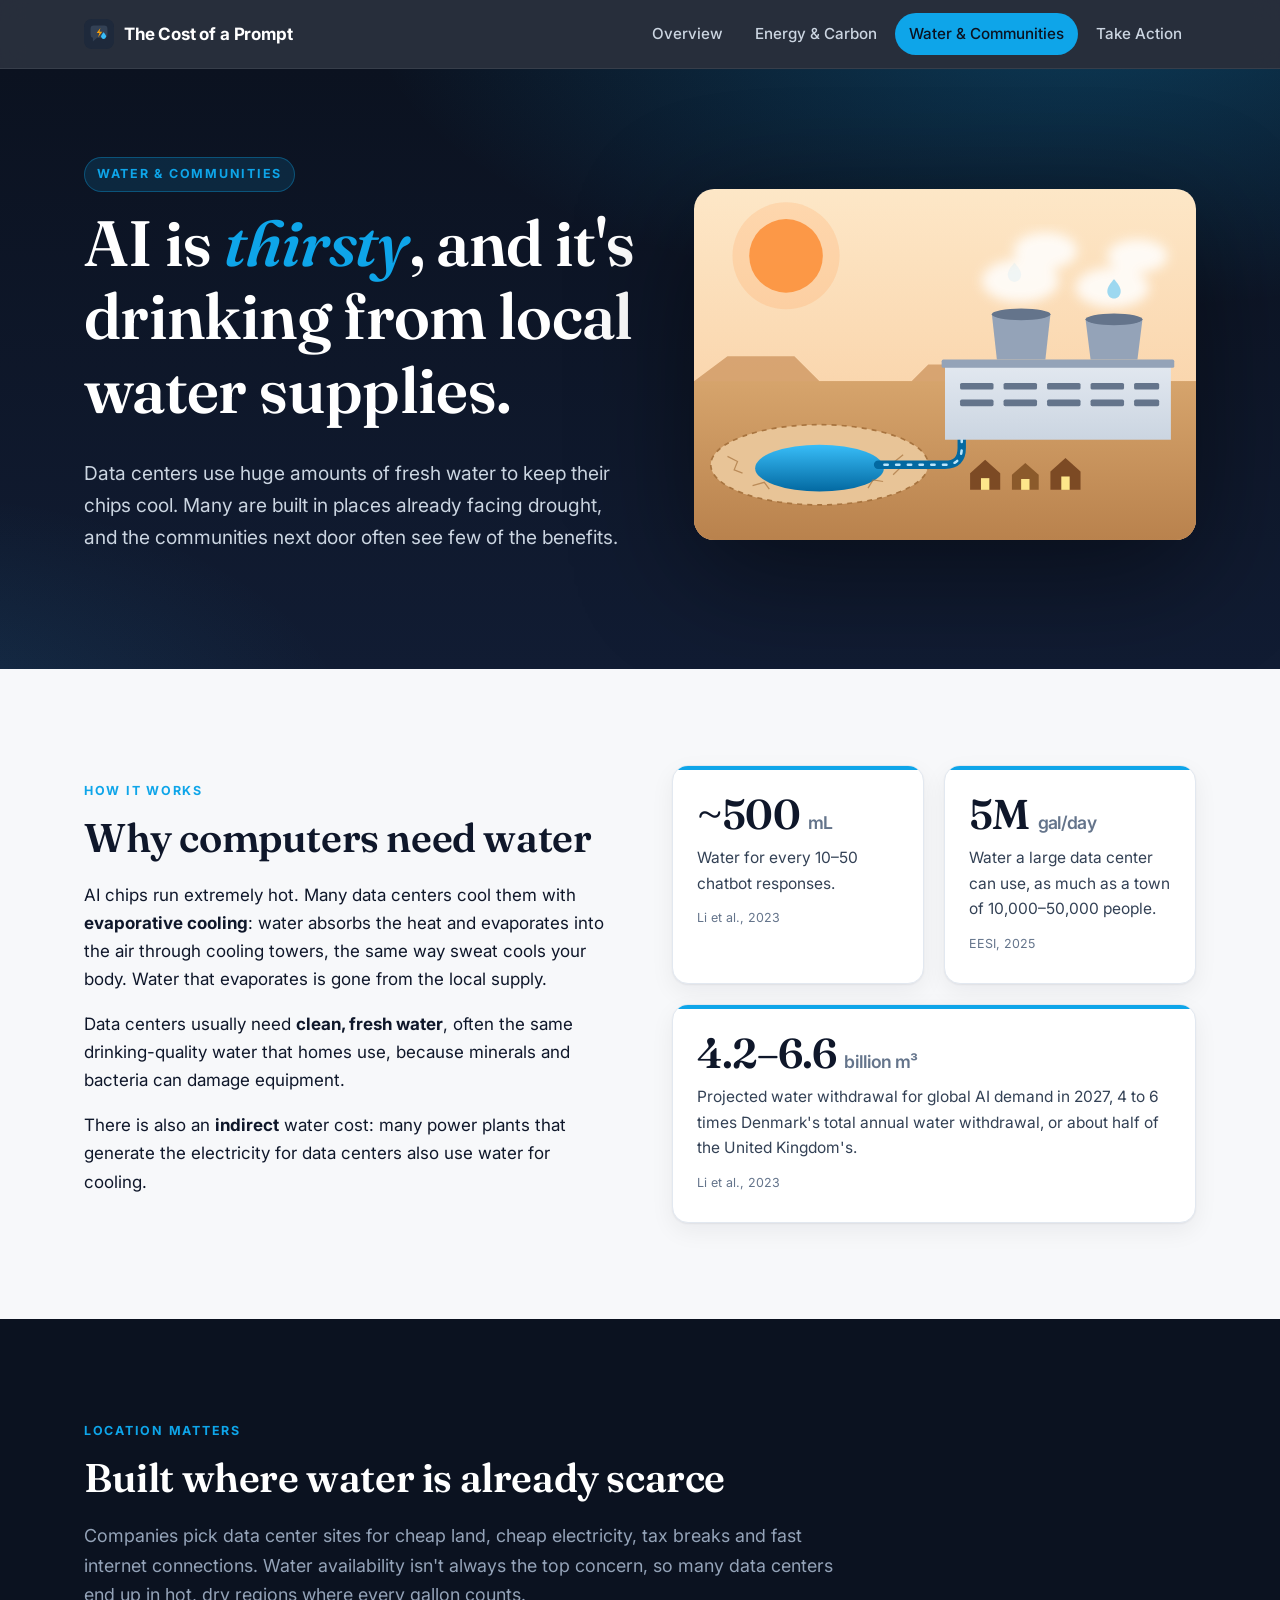
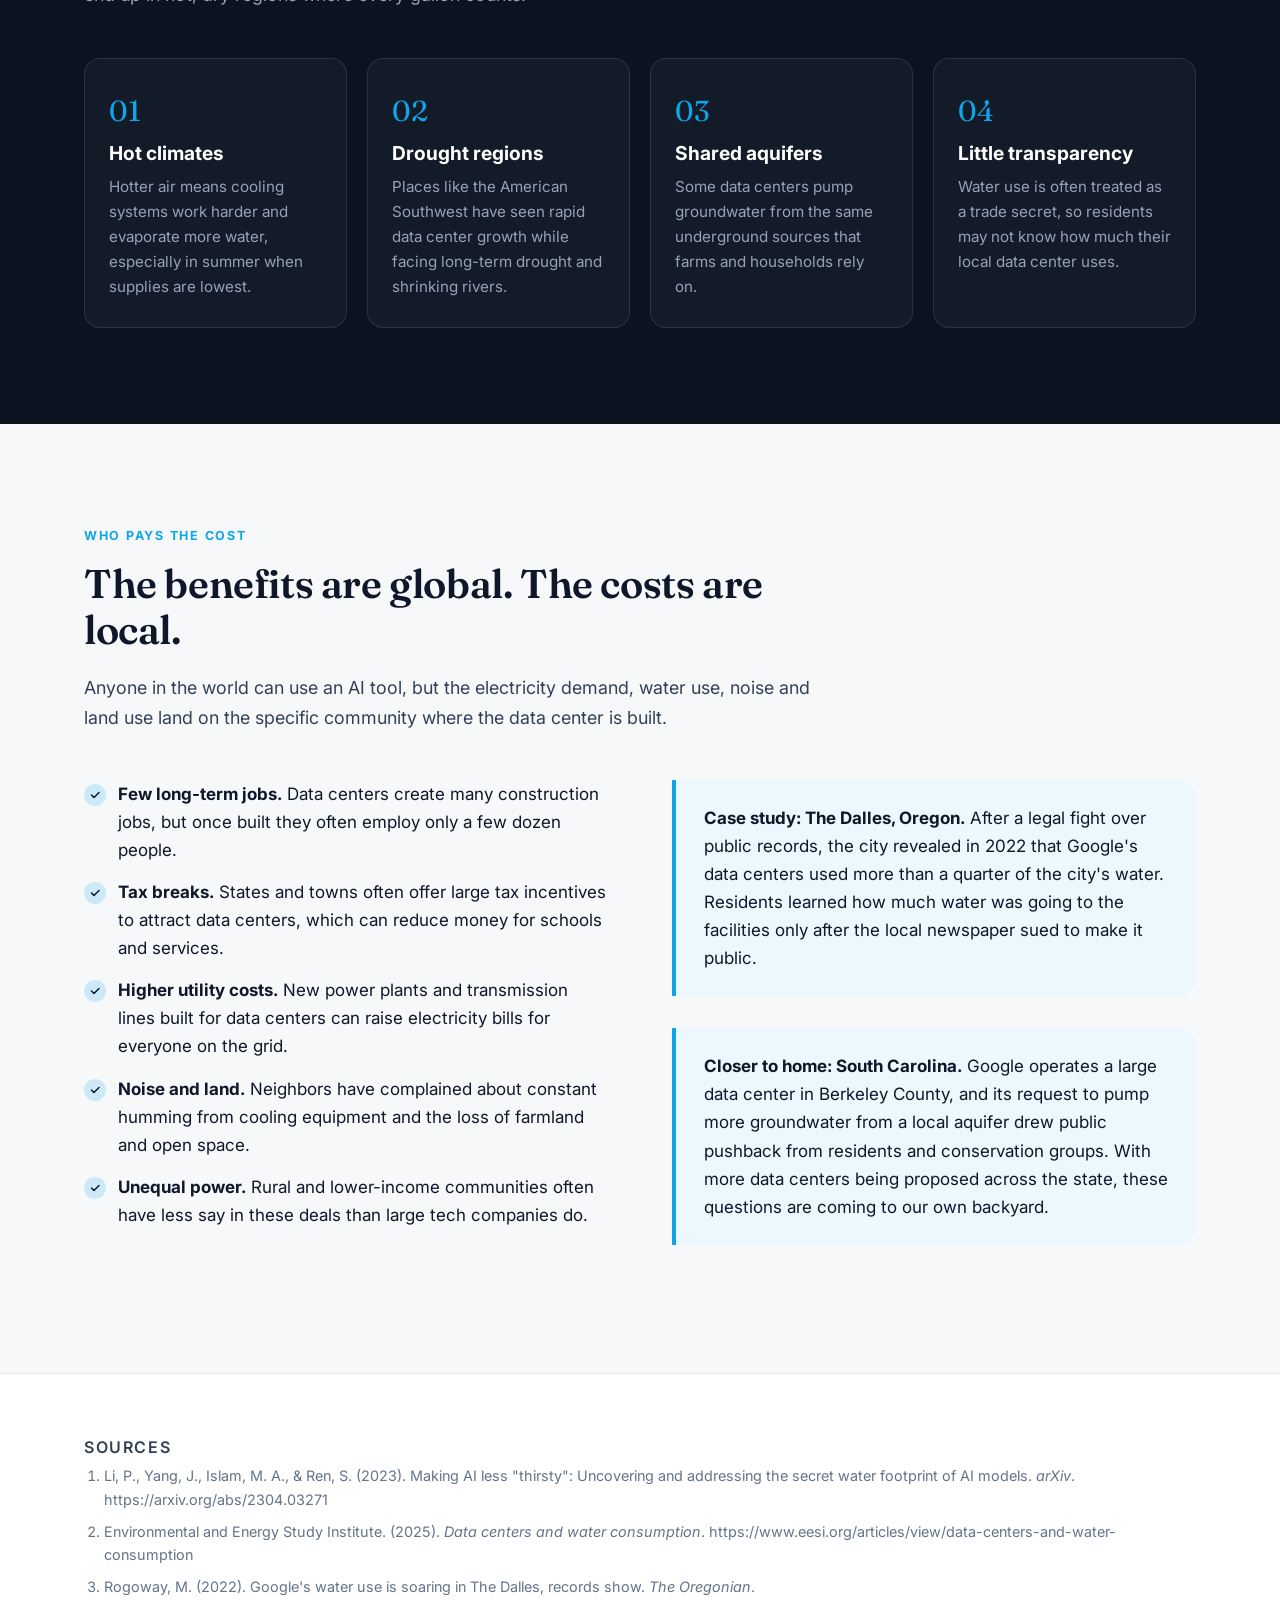
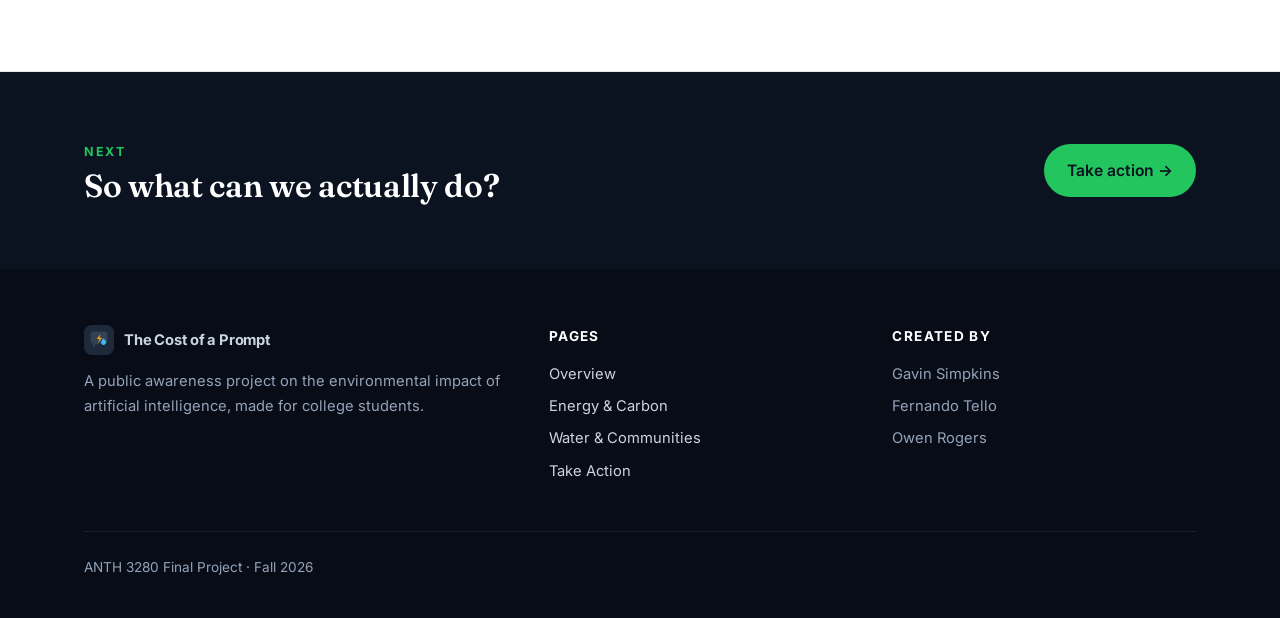
<file: water.html>
<!doctype html>
<html lang="en">
<head>
  <meta charset="utf-8">
  <meta name="viewport" content="width=device-width, initial-scale=1">
  <title>Water &amp; Communities | The Cost of a Prompt</title>
  <meta name="description" content="How data centers use fresh water for cooling, often in drought-prone areas, and the communities that carry the cost.">
  <link rel="icon" href="images/logo.svg" type="image/svg+xml">
  <link rel="preconnect" href="https://fonts.googleapis.com">
  <link rel="preconnect" href="https://fonts.gstatic.com" crossorigin>
  <link href="https://fonts.googleapis.com/css2?family=Fraunces:ital,opsz,wght@0,9..144,500;0,9..144,600;1,9..144,500&family=Inter:wght@400;500;600;700&display=swap" rel="stylesheet">
  <link rel="stylesheet" href="css/styles.css">
</head>
<body class="theme-water">
  <a class="skip-link" href="#main">Skip to content</a>

  <header class="site-header">
    <nav class="container nav" aria-label="Main">
      <a class="brand" href="index.html"><img class="brand-mark" src="images/logo.svg" alt=""> The Cost of a Prompt</a>
      <button class="nav-toggle" aria-label="Open menu" aria-expanded="false" aria-controls="nav-links"><span></span><span></span><span></span></button>
      <ul class="nav-links" id="nav-links">
        <li><a href="index.html">Overview</a></li>
        <li><a href="energy.html">Energy &amp; Carbon</a></li>
        <li><a href="water.html" aria-current="page">Water &amp; Communities</a></li>
        <li><a href="action.html">Take Action</a></li>
      </ul>
    </nav>
  </header>

  <main id="main">
    <section class="hero">
      <div class="container hero-grid">
        <div>
          <span class="eyebrow">Water &amp; Communities</span>
          <h1>AI is <em>thirsty</em>, and it's drinking from local water supplies.</h1>
          <p class="lede">Data centers use huge amounts of fresh water to keep their chips cool. Many are built in places already facing drought, and the communities next door often see few of the benefits.</p>
        </div>
        <img class="hero-art" src="images/water-cooling.svg" alt="Illustration of a data center piping water from a shrinking lake into cooling towers that release vapor, next to a small neighborhood">
      </div>
    </section>

    <!-- How cooling uses water -->
    <section class="section">
      <div class="container split">
        <div class="reveal">
          <span class="eyebrow">How it works</span>
          <h2>Why computers need water</h2>
          <p>AI chips run extremely hot. Many data centers cool them with <strong>evaporative cooling</strong>: water absorbs the heat and evaporates into the air through cooling towers, the same way sweat cools your body. Water that evaporates is gone from the local supply.</p>
          <p>Data centers usually need <strong>clean, fresh water</strong>, often the same drinking-quality water that homes use, because minerals and bacteria can damage equipment.</p>
          <p>There is also an <strong>indirect</strong> water cost: many power plants that generate the electricity for data centers also use water for cooling.</p>
        </div>
        <div class="stats two reveal">
          <div class="stat stat-water">
            <div class="stat-num">~500 <small>mL</small></div>
            <p>Water for every 10&ndash;50 chatbot responses.</p>
            <span class="src">Li et al., 2023</span>
          </div>
          <div class="stat stat-water">
            <div class="stat-num">5M <small>gal/day</small></div>
            <p>Water a large data center can use, as much as a town of 10,000&ndash;50,000 people.</p>
            <span class="src">EESI, 2025</span>
          </div>
          <div class="stat stat-water" style="grid-column:1 / -1">
            <div class="stat-num">4.2&ndash;6.6 <small>billion m&sup3;</small></div>
            <p>Projected water withdrawal for global AI demand in 2027, 4 to 6 times Denmark's total annual water withdrawal, or about half of the United Kingdom's.</p>
            <span class="src">Li et al., 2023</span>
          </div>
        </div>
      </div>
    </section>

    <!-- Drought -->
    <section class="section section-dark">
      <div class="container">
        <div class="section-head reveal">
          <span class="eyebrow">Location matters</span>
          <h2>Built where water is already scarce</h2>
          <p>Companies pick data center sites for cheap land, cheap electricity, tax breaks and fast internet connections. Water availability isn't always the top concern, so many data centers end up in hot, dry regions where every gallon counts.</p>
        </div>
        <div class="steps reveal">
          <div class="step">
            <h3>Hot climates</h3>
            <p>Hotter air means cooling systems work harder and evaporate more water, especially in summer when supplies are lowest.</p>
          </div>
          <div class="step">
            <h3>Drought regions</h3>
            <p>Places like the American Southwest have seen rapid data center growth while facing long-term drought and shrinking rivers.</p>
          </div>
          <div class="step">
            <h3>Shared aquifers</h3>
            <p>Some data centers pump groundwater from the same underground sources that farms and households rely on.</p>
          </div>
          <div class="step">
            <h3>Little transparency</h3>
            <p>Water use is often treated as a trade secret, so residents may not know how much their local data center uses.</p>
          </div>
        </div>
      </div>
    </section>

    <!-- Who pays -->
    <section class="section">
      <div class="container">
        <div class="section-head reveal">
          <span class="eyebrow">Who pays the cost</span>
          <h2>The benefits are global. The costs are local.</h2>
          <p>Anyone in the world can use an AI tool, but the electricity demand, water use, noise and land use land on the specific community where the data center is built.</p>
        </div>
        <div class="split" style="align-items:start">
          <div class="reveal">
            <ul class="check-list">
              <li><strong>Few long-term jobs.</strong> Data centers create many construction jobs, but once built they often employ only a few dozen people.</li>
              <li><strong>Tax breaks.</strong> States and towns often offer large tax incentives to attract data centers, which can reduce money for schools and services.</li>
              <li><strong>Higher utility costs.</strong> New power plants and transmission lines built for data centers can raise electricity bills for everyone on the grid.</li>
              <li><strong>Noise and land.</strong> Neighbors have complained about constant humming from cooling equipment and the loss of farmland and open space.</li>
              <li><strong>Unequal power.</strong> Rural and lower-income communities often have less say in these deals than large tech companies do.</li>
            </ul>
          </div>
          <div class="reveal">
            <div class="callout" style="margin-top:0">
              <p><strong>Case study: The Dalles, Oregon.</strong> After a legal fight over public records, the city revealed in 2022 that Google's data centers used more than a quarter of the city's water. Residents learned how much water was going to the facilities only after the local newspaper sued to make it public.</p>
            </div>
            <!-- TODO (Owen): confirm the details of this South Carolina example and add sources -->
            <div class="callout">
              <p><strong>Closer to home: South Carolina.</strong> Google operates a large data center in Berkeley County, and its request to pump more groundwater from a local aquifer drew public pushback from residents and conservation groups. With more data centers being proposed across the state, these questions are coming to our own backyard.</p>
            </div>
          </div>
        </div>
      </div>
    </section>

    <section class="section-tight section-alt">
      <div class="container sources">
        <h2>Sources</h2>
        <ol>
          <li>Li, P., Yang, J., Islam, M. A., &amp; Ren, S. (2023). Making AI less "thirsty": Uncovering and addressing the secret water footprint of AI models. <em>arXiv</em>. https://arxiv.org/abs/2304.03271</li>
          <li>Environmental and Energy Study Institute. (2025). <em>Data centers and water consumption</em>. https://www.eesi.org/articles/view/data-centers-and-water-consumption</li>
          <li>Rogoway, M. (2022). Google's water use is soaring in The Dalles, records show. <em>The Oregonian</em>.</li>
        </ol>
      </div>
    </section>

    <section class="next-band">
      <div class="container">
        <div>
          <span class="eyebrow" style="color:var(--action)">Next</span>
          <h2>So what can we actually do?</h2>
        </div>
        <a class="btn btn-primary" href="action.html" style="background:var(--action)">Take action &rarr;</a>
      </div>
    </section>
  </main>

  <footer class="site-footer">
    <div class="container">
      <div class="footer-grid">
        <div>
          <a class="brand" href="index.html"><img class="brand-mark" src="images/logo.svg" alt=""> The Cost of a Prompt</a>
          <p style="margin-top:14px;max-width:30em">A public awareness project on the environmental impact of artificial intelligence, made for college students.</p>
        </div>
        <div>
          <h4>Pages</h4>
          <ul>
            <li><a href="index.html">Overview</a></li>
            <li><a href="energy.html">Energy &amp; Carbon</a></li>
            <li><a href="water.html">Water &amp; Communities</a></li>
            <li><a href="action.html">Take Action</a></li>
          </ul>
        </div>
        <div>
          <h4>Created by</h4>
          <ul>
            <li>Gavin Simpkins</li>
            <li>Fernando Tello</li>
            <li>Owen Rogers</li>
          </ul>
        </div>
      </div>
      <div class="footer-bottom">ANTH 3280 Final Project &middot; Fall <span data-year>2026</span></div>
    </div>
  </footer>

  <script src="js/main.js"></script>
</body>
</html>
</file>
<file: css/styles.css>
/* ==========================================================================
   The Cost of a Prompt — shared styles
   Each page sets a theme class on <body> (theme-overview, theme-energy,
   theme-water, theme-action) which swaps the --accent colors.
   ========================================================================== */

:root {
  --ink: #0f172a;
  --ink-soft: #334155;
  --muted: #64748b;
  --bg: #f7f8fa;
  --surface: #ffffff;
  --line: #e2e8f0;
  --night: #0b1220;
  --night-2: #111c33;

  --energy: #f59e0b;
  --energy-deep: #b45309;
  --water: #0ea5e9;
  --water-deep: #0369a1;
  --action: #22c55e;
  --action-deep: #15803d;
  --overview: #818cf8;
  --overview-deep: #4f46e5;

  --accent: var(--overview);
  --accent-deep: var(--overview-deep);

  --radius: 16px;
  --shadow: 0 1px 2px rgba(15, 23, 42, .06), 0 8px 24px rgba(15, 23, 42, .06);
  --max: 1160px;

  --font-body: "Inter", system-ui, -apple-system, "Segoe UI", Roboto, sans-serif;
  --font-display: "Fraunces", Georgia, "Times New Roman", serif;
}

.theme-energy   { --accent: var(--energy); --accent-deep: var(--energy-deep); }
.theme-water    { --accent: var(--water);  --accent-deep: var(--water-deep); }
.theme-action   { --accent: var(--action); --accent-deep: var(--action-deep); }

* { box-sizing: border-box; }

html { scroll-behavior: smooth; }

body {
  margin: 0;
  font-family: var(--font-body);
  font-size: 17px;
  line-height: 1.65;
  color: var(--ink);
  background: var(--bg);
  -webkit-font-smoothing: antialiased;
}

img { max-width: 100%; display: block; }

a { color: var(--accent-deep); text-underline-offset: 3px; }
a:hover { color: var(--ink); }

h1, h2, h3 { line-height: 1.15; margin: 0 0 .5em; }
h1, h2 { font-family: var(--font-display); font-weight: 600; letter-spacing: -.01em; }
h2 { font-size: clamp(1.8rem, 3.2vw, 2.5rem); }
h3 { font-size: 1.2rem; font-weight: 700; }
p { margin: 0 0 1em; }

.container { width: 100%; max-width: var(--max); margin: 0 auto; padding: 0 24px; }

.skip-link {
  position: absolute; left: -999px; top: 0;
  background: var(--ink); color: #fff; padding: 8px 16px; z-index: 100;
}
.skip-link:focus { left: 8px; top: 8px; }

/* ---------- Header / nav ---------- */

.site-header {
  position: sticky; top: 0; z-index: 50;
  background: rgba(11, 18, 32, .88);
  backdrop-filter: saturate(160%) blur(12px);
  -webkit-backdrop-filter: saturate(160%) blur(12px);
  border-bottom: 1px solid rgba(255, 255, 255, .08);
}
.nav { display: flex; align-items: center; justify-content: space-between; height: 68px; }

.brand {
  display: flex; align-items: center; gap: 10px;
  color: #fff; text-decoration: none; font-weight: 700; letter-spacing: -.01em;
}
.brand:hover { color: #fff; }
.brand-mark { width: 30px; height: 30px; }

.nav-links { display: flex; gap: 4px; list-style: none; margin: 0; padding: 0; }
.nav-links a {
  display: block; padding: 8px 14px; border-radius: 999px;
  color: #cbd5e1; text-decoration: none; font-size: .95rem; font-weight: 500;
  transition: background .2s, color .2s;
}
.nav-links a:hover { color: #fff; background: rgba(255, 255, 255, .08); }
.nav-links a[aria-current="page"] { color: var(--night); background: var(--accent); }

.nav-toggle {
  display: none; background: none; border: 0; color: #fff; cursor: pointer;
  width: 44px; height: 44px; padding: 10px;
}
.nav-toggle span { display: block; height: 2px; background: currentColor; margin: 5px 0; border-radius: 2px; transition: transform .25s, opacity .25s; }
.nav-open .nav-toggle span:nth-child(1) { transform: translateY(7px) rotate(45deg); }
.nav-open .nav-toggle span:nth-child(2) { opacity: 0; }
.nav-open .nav-toggle span:nth-child(3) { transform: translateY(-7px) rotate(-45deg); }

@media (max-width: 860px) {
  .nav-toggle { display: block; }
  .nav-links {
    position: absolute; top: 68px; left: 0; right: 0;
    flex-direction: column; gap: 0; padding: 8px 16px 16px;
    background: var(--night); border-bottom: 1px solid rgba(255, 255, 255, .08);
    display: none;
  }
  .nav-open .nav-links { display: flex; }
  .nav-links a { padding: 12px 14px; border-radius: 10px; }
}

/* ---------- Hero ---------- */

.hero {
  position: relative; overflow: hidden;
  color: #e2e8f0;
  background:
    radial-gradient(1200px 500px at 85% -10%, color-mix(in srgb, var(--accent) 28%, transparent), transparent 60%),
    radial-gradient(800px 400px at -10% 110%, rgba(56, 189, 248, .12), transparent 60%),
    linear-gradient(180deg, var(--night) 0%, var(--night-2) 100%);
  padding: 88px 0 96px;
}
.hero-grid { display: grid; grid-template-columns: 1.05fr .95fr; gap: 56px; align-items: center; }
.hero h1 { color: #fff; font-size: clamp(2.4rem, 5.2vw, 4rem); }
.hero h1 em { font-style: italic; color: var(--accent); }
.hero .lede { font-size: 1.2rem; color: #cbd5e1; max-width: 34em; }
.hero-art { filter: drop-shadow(0 30px 60px rgba(0, 0, 0, .45)); }

.eyebrow {
  display: inline-block; font-size: .78rem; font-weight: 700; text-transform: uppercase;
  letter-spacing: .14em; color: var(--accent); margin-bottom: 14px;
}
.hero .eyebrow {
  padding: 6px 12px; border-radius: 999px;
  background: color-mix(in srgb, var(--accent) 14%, transparent);
  border: 1px solid color-mix(in srgb, var(--accent) 35%, transparent);
}

.btn-row { display: flex; flex-wrap: wrap; gap: 12px; margin-top: 28px; }
.btn {
  display: inline-flex; align-items: center; gap: 8px;
  padding: 13px 22px; border-radius: 999px; font-weight: 600; font-size: .98rem;
  text-decoration: none; border: 1px solid transparent; cursor: pointer;
  transition: transform .15s, background .2s, border-color .2s;
}
.btn:hover { transform: translateY(-1px); }
.btn-primary { background: var(--accent); color: var(--night); }
.btn-primary:hover { color: var(--night); background: #fff; }
.btn-ghost { color: #e2e8f0; border-color: rgba(255, 255, 255, .25); }
.btn-ghost:hover { color: #fff; border-color: #fff; }
.btn-dark { background: var(--ink); color: #fff; }
.btn-dark:hover { color: #fff; background: var(--accent-deep); }

@media (max-width: 900px) {
  .hero { padding: 56px 0 64px; }
  .hero-grid { grid-template-columns: 1fr; gap: 36px; }
  .hero-art { max-width: 520px; margin: 0 auto; }
}

/* ---------- Sections ---------- */

.section { padding: 96px 0; }
.section-tight { padding: 64px 0; }
.section-alt { background: var(--surface); border-top: 1px solid var(--line); border-bottom: 1px solid var(--line); }
.section-dark { background: var(--night); color: #cbd5e1; }
.section-dark h2, .section-dark h3 { color: #fff; }

.section-head { max-width: 760px; margin-bottom: 48px; }
.section-head p { font-size: 1.12rem; color: var(--ink-soft); }
.section-dark .section-head p { color: #94a3b8; }
.center { text-align: center; margin-left: auto; margin-right: auto; }

.split { display: grid; grid-template-columns: 1fr 1fr; gap: 64px; align-items: center; }
.split.reverse > :first-child { order: 2; }
@media (max-width: 900px) {
  .section { padding: 72px 0; }
  .split { grid-template-columns: 1fr; gap: 36px; }
  .split.reverse > :first-child { order: 0; }
}

.figure {
  background: var(--surface); border: 1px solid var(--line); border-radius: var(--radius);
  padding: 20px; box-shadow: var(--shadow);
}
.figure figcaption { font-size: .85rem; color: var(--muted); margin-top: 12px; }

/* ---------- Stat cards ---------- */

.stats { display: grid; grid-template-columns: repeat(4, 1fr); gap: 20px; }
.stats.three { grid-template-columns: repeat(3, 1fr); }
.stats.two { grid-template-columns: repeat(2, 1fr); }
@media (max-width: 960px) { .stats, .stats.three { grid-template-columns: repeat(2, 1fr); } }
@media (max-width: 560px) { .stats, .stats.three, .stats.two { grid-template-columns: 1fr; } }

.stat {
  position: relative; background: var(--surface); border: 1px solid var(--line);
  border-radius: var(--radius); padding: 28px 24px; box-shadow: var(--shadow); overflow: hidden;
}
.stat::before {
  content: ""; position: absolute; inset: 0 0 auto 0; height: 4px; background: var(--accent);
}
.stat-energy::before { background: var(--energy); }
.stat-water::before { background: var(--water); }
.stat-action::before { background: var(--action); }
.stat-num {
  font-family: var(--font-display); font-size: 2.6rem; font-weight: 600; line-height: 1;
  color: var(--ink); margin-bottom: 10px; letter-spacing: -.02em;
}
.stat-num small { font-size: 1.1rem; font-family: var(--font-body); font-weight: 600; color: var(--muted); }
.stat p { color: var(--ink-soft); font-size: .97rem; margin: 0; }
.stat .src { display: block; font-size: .78rem; color: var(--muted); margin-top: 12px; }

/* ---------- Topic cards (overview -> pages) ---------- */

.cards { display: grid; grid-template-columns: repeat(3, 1fr); gap: 24px; }
@media (max-width: 900px) { .cards { grid-template-columns: 1fr; } }

.card {
  display: flex; flex-direction: column; background: var(--surface); border: 1px solid var(--line);
  border-radius: var(--radius); overflow: hidden; box-shadow: var(--shadow);
  text-decoration: none; color: inherit; transition: transform .2s, box-shadow .2s;
}
.card:hover { transform: translateY(-4px); box-shadow: 0 2px 4px rgba(15,23,42,.06), 0 18px 40px rgba(15,23,42,.12); color: inherit; }
.card-img { aspect-ratio: 16 / 10; background: var(--night); }
.card-img img { width: 100%; height: 100%; object-fit: cover; }
.card-body { padding: 24px; display: flex; flex-direction: column; flex: 1; }
.card-body p { color: var(--ink-soft); font-size: .97rem; }
.card-link { margin-top: auto; font-weight: 600; color: var(--card-accent, var(--accent-deep)); }
.card-energy { --card-accent: var(--energy-deep); }
.card-water { --card-accent: var(--water-deep); }
.card-action { --card-accent: var(--action-deep); }

/* ---------- Lists / callouts ---------- */

.check-list { list-style: none; padding: 0; margin: 0 0 1em; }
.check-list li { position: relative; padding-left: 34px; margin-bottom: 14px; }
.check-list li::before {
  content: ""; position: absolute; left: 0; top: 4px; width: 22px; height: 22px; border-radius: 50%;
  background: color-mix(in srgb, var(--accent) 18%, transparent)
    url("data:image/svg+xml,%3Csvg xmlns='http://www.w3.org/2000/svg' viewBox='0 0 24 24' fill='none' stroke='%230f172a' stroke-width='3' stroke-linecap='round' stroke-linejoin='round'%3E%3Cpath d='M5 12l5 5L20 7'/%3E%3C/svg%3E") center / 12px no-repeat;
}

.callout {
  border-left: 4px solid var(--accent); background: color-mix(in srgb, var(--accent) 8%, var(--surface));
  border-radius: 0 var(--radius) var(--radius) 0; padding: 24px 28px; margin: 32px 0;
}
.callout p:last-child { margin: 0; }
.callout strong { color: var(--ink); }

.pull-quote {
  font-family: var(--font-display); font-size: clamp(1.5rem, 2.6vw, 2.1rem); line-height: 1.3;
  color: #fff; max-width: 880px; margin: 0 auto; text-align: center;
}
.pull-quote span { color: var(--accent); }

/* ---------- Steps (how a prompt uses resources) ---------- */

.steps { display: grid; grid-template-columns: repeat(4, 1fr); gap: 20px; counter-reset: step; }
@media (max-width: 960px) { .steps { grid-template-columns: repeat(2, 1fr); } }
@media (max-width: 560px) { .steps { grid-template-columns: 1fr; } }
.step {
  position: relative; padding: 28px 24px; border-radius: var(--radius);
  background: rgba(255, 255, 255, .04); border: 1px solid rgba(255, 255, 255, .1);
}
.step::before {
  counter-increment: step; content: "0" counter(step);
  display: block; font-family: var(--font-display); font-size: 1.8rem; color: var(--accent); margin-bottom: 8px;
}
.step p { font-size: .95rem; color: #94a3b8; margin: 0; }

/* ---------- Bar chart ---------- */

.bars { display: grid; gap: 18px; }
.bar-row { display: grid; grid-template-columns: 110px 1fr; align-items: center; gap: 14px; }
.bar-label { font-weight: 600; font-size: .95rem; color: var(--ink-soft); }
.bar-track { background: #eef2f7; border-radius: 999px; height: 38px; overflow: hidden; }
.bar-fill {
  height: 100%; width: 0; border-radius: 999px;
  background: linear-gradient(90deg, var(--accent-deep), var(--accent));
  display: flex; align-items: center; justify-content: flex-end; padding-right: 14px;
  color: #fff; font-weight: 700; font-size: .9rem; white-space: nowrap;
  transition: width 1.2s cubic-bezier(.2, .8, .2, 1);
}
.bar-fill.range { background: repeating-linear-gradient(45deg, var(--accent), var(--accent) 10px, var(--accent-deep) 10px, var(--accent-deep) 20px); }

/* ---------- Comparison table ---------- */

.compare { width: 100%; border-collapse: collapse; background: var(--surface); border-radius: var(--radius); overflow: hidden; box-shadow: var(--shadow); }
.compare th, .compare td { text-align: left; padding: 16px 20px; border-bottom: 1px solid var(--line); }
.compare th { background: #f1f5f9; font-size: .82rem; text-transform: uppercase; letter-spacing: .08em; color: var(--muted); }
.compare tr:last-child td { border-bottom: 0; }
.compare td:last-child { font-weight: 600; white-space: nowrap; }
.table-wrap { overflow-x: auto; border-radius: var(--radius); }

/* ---------- Calculator ---------- */

.calc {
  display: grid; grid-template-columns: 1fr 1.1fr; gap: 0;
  background: var(--surface); border: 1px solid var(--line); border-radius: 24px;
  box-shadow: var(--shadow); overflow: hidden;
}
@media (max-width: 900px) { .calc { grid-template-columns: 1fr; } }
.calc-inputs { padding: 36px; border-right: 1px solid var(--line); }
@media (max-width: 900px) { .calc-inputs { border-right: 0; border-bottom: 1px solid var(--line); } }
.calc-field { margin-bottom: 28px; }
.calc-field label { display: flex; justify-content: space-between; font-weight: 600; margin-bottom: 10px; }
.calc-field output { color: var(--accent-deep); font-variant-numeric: tabular-nums; }
.calc-field input[type="range"] { width: 100%; accent-color: var(--accent-deep); }
.calc-note { font-size: .82rem; color: var(--muted); margin: 0; }

.calc-results { padding: 36px; display: grid; grid-template-columns: 1fr 1fr; gap: 16px; align-content: start; background: linear-gradient(180deg, #f8fafc, #fff); }
@media (max-width: 560px) { .calc-results { grid-template-columns: 1fr; } }
.result { padding: 20px; border-radius: 14px; background: var(--surface); border: 1px solid var(--line); }
.result .r-label { font-size: .8rem; text-transform: uppercase; letter-spacing: .08em; color: var(--muted); font-weight: 600; }
.result .r-num { font-family: var(--font-display); font-size: 2rem; font-weight: 600; line-height: 1.1; margin: 6px 0 4px; font-variant-numeric: tabular-nums; }
.result .r-sub { font-size: .88rem; color: var(--ink-soft); }
.result.energy .r-num { color: var(--energy-deep); }
.result.water .r-num { color: var(--water-deep); }
.result.wide { grid-column: 1 / -1; }

/* ---------- Pledge checklist (action page) ---------- */

.pledge { display: grid; gap: 12px; }
.pledge label {
  display: flex; gap: 14px; align-items: flex-start; padding: 18px 20px; cursor: pointer;
  background: var(--surface); border: 1px solid var(--line); border-radius: 14px;
  transition: border-color .2s, background .2s;
}
.pledge label:hover { border-color: var(--accent); }
.pledge input { width: 20px; height: 20px; margin-top: 3px; accent-color: var(--accent-deep); flex: none; }
.pledge input:checked + span { color: var(--ink); }
.pledge label:has(input:checked) { border-color: var(--accent); background: color-mix(in srgb, var(--accent) 8%, var(--surface)); }
.pledge span strong { display: block; }
.pledge span em { font-style: normal; color: var(--muted); font-size: .92rem; }
.pledge-progress { display: flex; align-items: center; gap: 14px; margin-top: 20px; font-weight: 600; }
.progress-track { flex: 1; height: 10px; background: #e2e8f0; border-radius: 999px; overflow: hidden; }
.progress-fill { height: 100%; width: 0; background: var(--accent); transition: width .4s; }

/* ---------- Action tiers ---------- */

.tiers { display: grid; grid-template-columns: repeat(3, 1fr); gap: 24px; }
@media (max-width: 900px) { .tiers { grid-template-columns: 1fr; } }
.tier { background: var(--surface); border: 1px solid var(--line); border-radius: var(--radius); padding: 32px 28px; box-shadow: var(--shadow); }
.tier-icon {
  width: 52px; height: 52px; border-radius: 14px; display: grid; place-items: center; margin-bottom: 18px;
  background: color-mix(in srgb, var(--accent) 16%, transparent); color: var(--accent-deep);
}
.tier-icon svg { width: 26px; height: 26px; }
.tier ul { padding-left: 18px; margin: 0; color: var(--ink-soft); }
.tier li { margin-bottom: 10px; }

/* ---------- Next-page band ---------- */

.next-band { background: var(--night); color: #cbd5e1; padding: 64px 0; }
.next-band .container { display: flex; align-items: center; justify-content: space-between; gap: 24px; flex-wrap: wrap; }
.next-band h2 { color: #fff; margin: 0; font-size: clamp(1.5rem, 2.6vw, 2rem); }
.next-band .eyebrow { margin-bottom: 6px; }

/* ---------- Sources ---------- */

.sources { font-size: .9rem; color: var(--muted); }
.sources h2 { font-family: var(--font-body); font-size: 1rem; text-transform: uppercase; letter-spacing: .1em; color: var(--ink-soft); }
.sources ol { padding-left: 20px; margin: 0; }
.sources li { margin-bottom: 8px; }

/* ---------- Footer ---------- */

.site-footer { background: #070c17; color: #94a3b8; padding: 56px 0 40px; font-size: .92rem; }
.footer-grid { display: grid; grid-template-columns: 1.4fr 1fr 1fr; gap: 40px; }
@media (max-width: 760px) { .footer-grid { grid-template-columns: 1fr; gap: 28px; } }
.site-footer h4 { color: #fff; font-size: .85rem; text-transform: uppercase; letter-spacing: .1em; margin: 0 0 14px; }
.site-footer ul { list-style: none; padding: 0; margin: 0; }
.site-footer li { margin-bottom: 8px; }
.site-footer a { color: #cbd5e1; text-decoration: none; }
.site-footer a:hover { color: #fff; }
.footer-bottom { border-top: 1px solid rgba(255, 255, 255, .08); margin-top: 40px; padding-top: 24px; font-size: .85rem; }

/* ---------- Reveal on scroll ---------- */

.reveal { opacity: 0; transform: translateY(18px); transition: opacity .7s ease, transform .7s ease; }
.reveal.in { opacity: 1; transform: none; }
@media (prefers-reduced-motion: reduce) {
  html { scroll-behavior: auto; }
  .reveal { opacity: 1; transform: none; transition: none; }
  .bar-fill { transition: none; }
}
</file>
